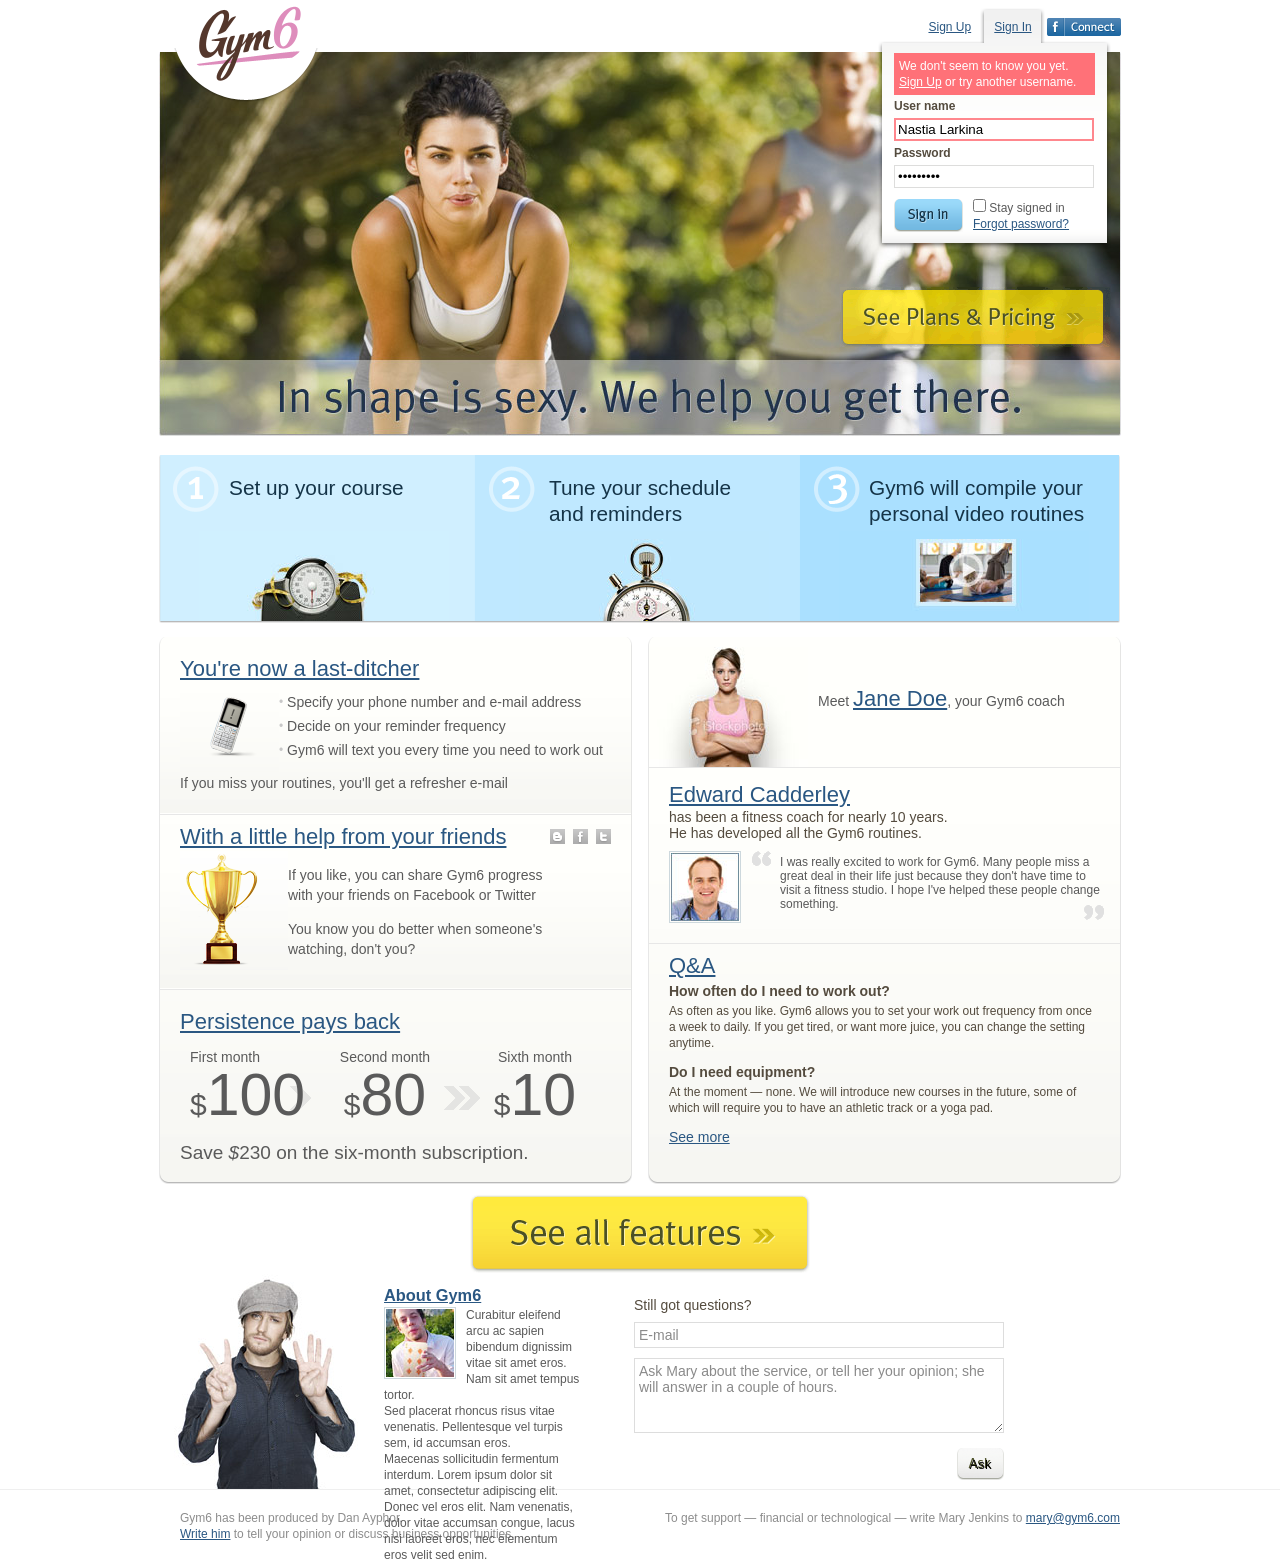
<file: web/index.html>
<!DOCTYPE html PUBLIC "-//W3C//DTD XHTML 1.1//EN" "http://www.w3.org/TR/xhtml11/DTD/xhtml11.dtd">
<html xmlns="http://www.w3.org/1999/xhtml">
	<head>
		<meta http-equiv="Content-Type" content="text/html; charset=utf-8" />
		<title>Gym6</title>
		<link rel="stylesheet" href="css/style.css" type="text/css" />
	</head>	
	<body>
		<div id="page">
        	<div class="sign_popup">
                	<p class="error">We don't seem to know you yet. <br /><a href="#">Sign Up</a> or try another username.</p>
                    <strong>User name</strong>
                    <input type="text" class="text error_text" value="Nastia Larkina" />
                    <strong>Password</strong>
                    <input type="password" class="text" value="*********" />
                        <div class="bottom_sign_popup">
                        	<input type="submit" value="" class="sign_in" />
                            <div class="memory">
                            	<label><input type="checkbox" /> Stay signed in</label><br />
                                <a href="#">Forgot password?</a>
                            </div>
                        </div>
                </div>
                
			<h1 class="logo_new">GUM6<a href="#"></a></h1>
			<div class="sign"><a href="#">Sign Up</a>|<a href="#">Sign In</a> <div class="fb"><img src="img/temp/fb.png" /></div></div>
			<div class="index">
				<a href="#"></a>
			</div>
			
			<ul class="steps">
				<li><strong>Set up your course</strong><img src="img/temp/s1.jpg" /></li>
				<li><strong>Tune your schedule<br />and reminders</strong><img src="img/temp/s2.jpg" /></li>
				<li><strong>Gym6 will compile your<br />personal video routines</strong><img src="img/temp/s3.jpg" /></li>
			</ul>
			
			<div class="texts"><div class="wrap">
				<div class="column_right">
					<div class="block c4">
						<img src="img/temp/gb.jpg" /> <span>Meet <a href="#">Jane Doe</a>, your Gym6 coach</span>
					</div>
					<div class="block c5">
						<a href="#" class="title">Edward Cadderley</a>
						<p>has been a fitness coach for nearly 10 years. <br />He has developed all the Gym6 routines.</p>
						<img src="img/temp/mb.jpg" class="img" />
						<cite>I was really excited to work for Gym6. Many people miss a great deal in their life just because they don't have time to visit a fitness studio. 
						I hope I've helped these people change something.</cite>
					</div>
					<div class="block c6">
						<a href="#" class="title">Q&amp;A</a>
						<dl>
							<dt>How often do I need to work out?</dt>
							<dd>As often as you like. Gym6 allows you to set your work out frequency from once a week to daily. If you get tired, or want more juice, you can change the setting anytime.</dd>
							<dt>Do I need equipment?</dt>
							<dd>At the moment — none. We will introduce new courses in the future, some of which will require you to have an athletic track or a yoga pad.</dd>
						</dl>
						<a href="#">See more</a>
					</div>
				</div>
				<div class="column_left">
					<div class="block c1">
						<a href="#" class="title">You're now a last-ditcher</a><br />
						<img src="img/temp/mb.png" />
						<ul>
							<li><span>•</span> Specify your phone number and e-mail address</li>
							<li><span>•</span> Decide on your reminder frequency</li>
							<li><span>•</span> Gym6 will text you every time you need to work out</li>
						</ul>
						<p>If you miss your routines, you'll get a refresher e-mail</p>
					</div>
					<div class="block c2">
						<a href="#" class="sc"><img src="img/sc1.png" /></a><a href="#" class="sc"><img src="img/sc2.png" /></a><a href="#" class="sc"><img src="img/sc3.png" /></a>
						<a href="#" class="title">With a little help from your friends</a>	
						<img src="img/temp/cb.png" style="float:left;" />
						<p>If you like, you can share Gym6 progress<br />with your friends on Facebook or Twitter </p>
						<p>You know you do better when someone's<br />watching, don't you?</p>
					</div>
					<div class="block c3">
						<a href="#" class="title">Persistence pays back</a>
						<ul>
							<li class="p1"><span>First month</span><strong><em>$</em>100</strong></li>
							<li class="p2"><span>Second month</span><strong><em>$</em>80</strong></li>
							<li class="p3"><span>Sixth month</span><strong><em>$</em>10</strong></li>
						</ul>
						<p>Save <em>$</em>230 on the six-month subscription.</p>
						
					</div>
				</div>
			</div></div>
			<a href="#" class="big_button"></a>
			
			<div class="about">
				<h3><a href="#">About Gym6</a></h3>
				<img src="img/temp/db.jpg" class="img" />
				<p>Curabitur eleifend arcu ac sapien bibendum dignissim vitae sit amet eros. Nam sit amet tempus tortor. </p>
				<p>Sed placerat rhoncus risus vitae venenatis. Pellentesque vel turpis sem, id accumsan eros. </p>
				<p>Maecenas sollicitudin fermentum interdum. Lorem ipsum dolor sit amet, consectetur adipiscing elit.</p>
				<p>Donec vel eros elit. Nam venenatis, dolor vitae accumsan congue, lacus nisi laoreet eros, nec elementum eros velit sed enim. </p>
			</div>
			<div class="form">
				<h3>Still got questions?</h3>
				<input type="text" class="text" value="E-mail" style="color:#8a8a8a;" />
				<textarea style="color:#8a8a8a;">Ask Mary about the service, or tell her your opinion; she will answer in a couple of hours.</textarea>
				<input type="submit" class="submit" value="Ask" />
			</div>
		</div>
		<div id="footer"><div>
			<p>To get support — financial or technological — write Mary Jenkins to <a href="#">mary@gym6.com</a></p>
			Gym6 has been produced by Dan Ayphor. <br /><a href="#">Write him</a> to tell your opinion or discuss business opportunities. 
		</div></div>
		
		
	</body>
</html>
</file>
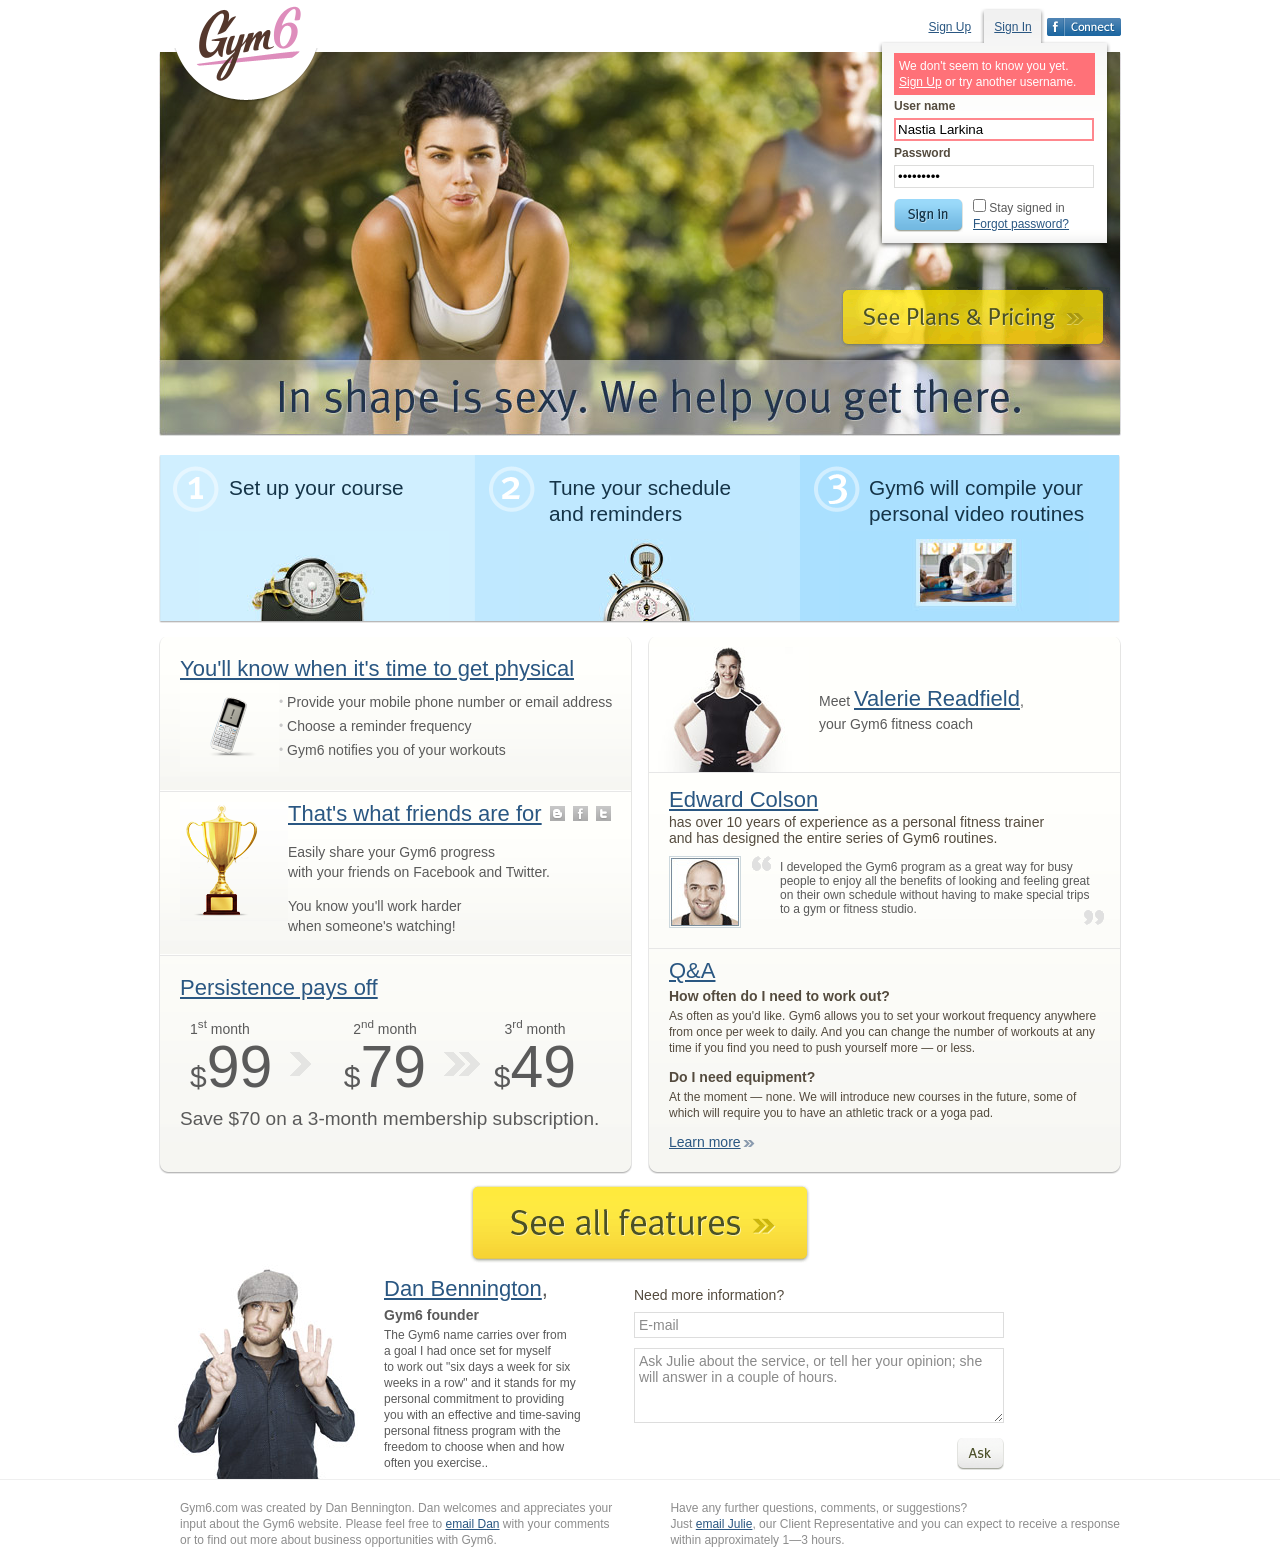
<file: data/layout/index.html>
<!DOCTYPE html PUBLIC "-//W3C//DTD XHTML 1.1//EN" "http://www.w3.org/TR/xhtml11/DTD/xhtml11.dtd">
<html xmlns="http://www.w3.org/1999/xhtml">
	<head>
		<meta http-equiv="Content-Type" content="text/html; charset=utf-8" />
		<title>Gym6</title>
		<link rel="stylesheet" href="css/style.css" type="text/css" />
	</head>	
	<body>
		<div id="page">
        	<div class="sign_popup">
                	<p class="error">We don't seem to know you yet. <br /><a href="#">Sign Up</a> or try another username.</p>
                    <strong>User name</strong>
                    <input type="text" class="text error_text" value="Nastia Larkina" />
                    <strong>Password</strong>
                    <input type="password" class="text" value="*********" />
                        <div class="bottom_sign_popup">
                        	<input type="submit" value="" class="sign_in" />
                            <div class="memory">
                            	<label><input type="checkbox" /> Stay signed in</label><br />
                                <a href="#">Forgot password?</a>
                            </div>
                        </div>
                </div>
                
			<h1 class="logo_new">GUM6<a href="#"></a></h1>
			<div class="sign"><a href="#">Sign Up</a>|<a href="#">Sign In</a> <div class="fb"><img src="img/temp/fb.png" /></div></div>
			<div class="index">
				<a href="#"></a>
			</div>
			
			<ul class="steps">
				<li><strong>Set up your course</strong><img src="img/temp/s1.jpg" /></li>
				<li><strong>Tune your schedule<br />and reminders</strong><img src="img/temp/s2.jpg" /></li>
				<li><strong>Gym6 will compile your<br />personal video routines</strong><img src="img/temp/s3.jpg" /></li>
			</ul>
			
			<div class="texts"><div class="wrap">
				<div class="column_right">
					<div class="block c4">
						<img src="img/Valerie_Readfield.jpg" /> <span>Meet <a href="#">Valerie Readfield</a>,<br />your Gym6 fitness coach</span>
					</div>
					<div class="block c5">
						<a href="#" class="title">Edward Colson</a>
						<p>has over 10 years of experience as a personal fitness trainer <br />and has designed the entire series of Gym6 routines.</p>
						<img src="img/Edward_Colson.jpg" class="img" />
						<cite>I developed the Gym6 program as a great way for busy people to enjoy all the benefits of looking and feeling great on their own schedule without having to make special trips to a gym or fitness studio.</cite>
					</div>
					<div class="block c6">
						<a href="#" class="title">Q&amp;A</a>
						<dl>
							<dt>How often do I need to work out?</dt>
							<dd>As often as you'd like. Gym6 allows you to set your workout frequency anywhere from once per week to daily. And you can change the number of workouts at any time if you find you need to push yourself more — or less.</dd>
							<dt>Do I need equipment?</dt>
							<dd>At the moment — none. We will introduce new courses in the future, some of which will require you to have an athletic track or a yoga pad.</dd>
						</dl>
						<a href="#" class="more">Learn more</a>
					</div>
				</div>
				<div class="column_left">
					<div class="block c1">
						<a href="#" class="title">You'll know when it's time to get physical</a><br />
						<img src="img/temp/mb.png" />
						<ul>
							<li><span>•</span> Provide your mobile phone number or email address</li>
							<li><span>•</span> Choose a reminder frequency</li>
							<li><span>•</span> Gym6 notifies you of your workouts</li>
 						</ul>
					</div>
					<div class="block c2">
						<a href="#" class="sc"><img src="img/sc1.png" /></a><a href="#" class="sc"><img src="img/sc2.png" /></a><a href="#" class="sc"><img src="img/sc3.png" /></a>
						<a href="#" class="title">That's what friends are for</a>	
						<img src="img/temp/cb.png" style="float:left;" /> 
						<p>Easily share your Gym6 progress<br />with your friends on Facebook and Twitter. </p>
						<p>You know you'll work harder <br />when someone's watching!</p>
					</div>
					<div class="block c3">
						<a href="#" class="title">Persistence pays off</a>
						<ul>
							<li class="p1"><span>1<sup>st</sup> month</span><strong><em>$</em>99</strong></li>
							<li class="p2"><span>2<sup>nd</sup> month</span><strong><em>$</em>79</strong></li>
							<li class="p3"><span>3<sup>rd</sup> month</span><strong><em>$</em>49</strong></li>
						</ul>
						<p>Save $70 on a 3-month membership subscription.</p>
						
					</div>
				</div>
			</div></div>
			<a href="#" class="big_button"></a>
			
			<div class="about">
				<h2><a href="#">Dan Bennington</a>,</h2>
				<strong>Gym6 founder</strong>
				<p>The Gym6 name carries over from <br />a goal I had once set for myself <br />to work out "six days a week for six weeks in a row" and it stands for my personal 
                commitment to providing you with an effective and time-saving personal fitness program with the freedom to choose when and how often you exercise.. </p>
			</div>
			<div class="form">
				<h3>Need more information?</h3>
				<input type="text" class="text" value="E-mail" style="color:#8a8a8a;" />
				<textarea style="color:#8a8a8a;">Ask Julie about the service, or tell her your opinion; she will answer in a couple of hours.</textarea>
				<input type="submit" class="submit" value="" />
			</div>
		</div>
		<div id="footer"><div>
			<p>Have any further questions, comments, or suggestions? <br /> Just <a href="#">email Julie</a>, our Client Representative and you can expect to receive a response<br /> within approximately 1—3 hours. </p>
			Gym6.com was created by Dan Bennington. Dan welcomes and appreciates your<br /> input about the Gym6 website. Please feel free to <a href="#">email Dan</a> with your comments<br /> or to find out more about business opportunities with Gym6.
		</div></div>
		
		
	</body>
</html>
</file>
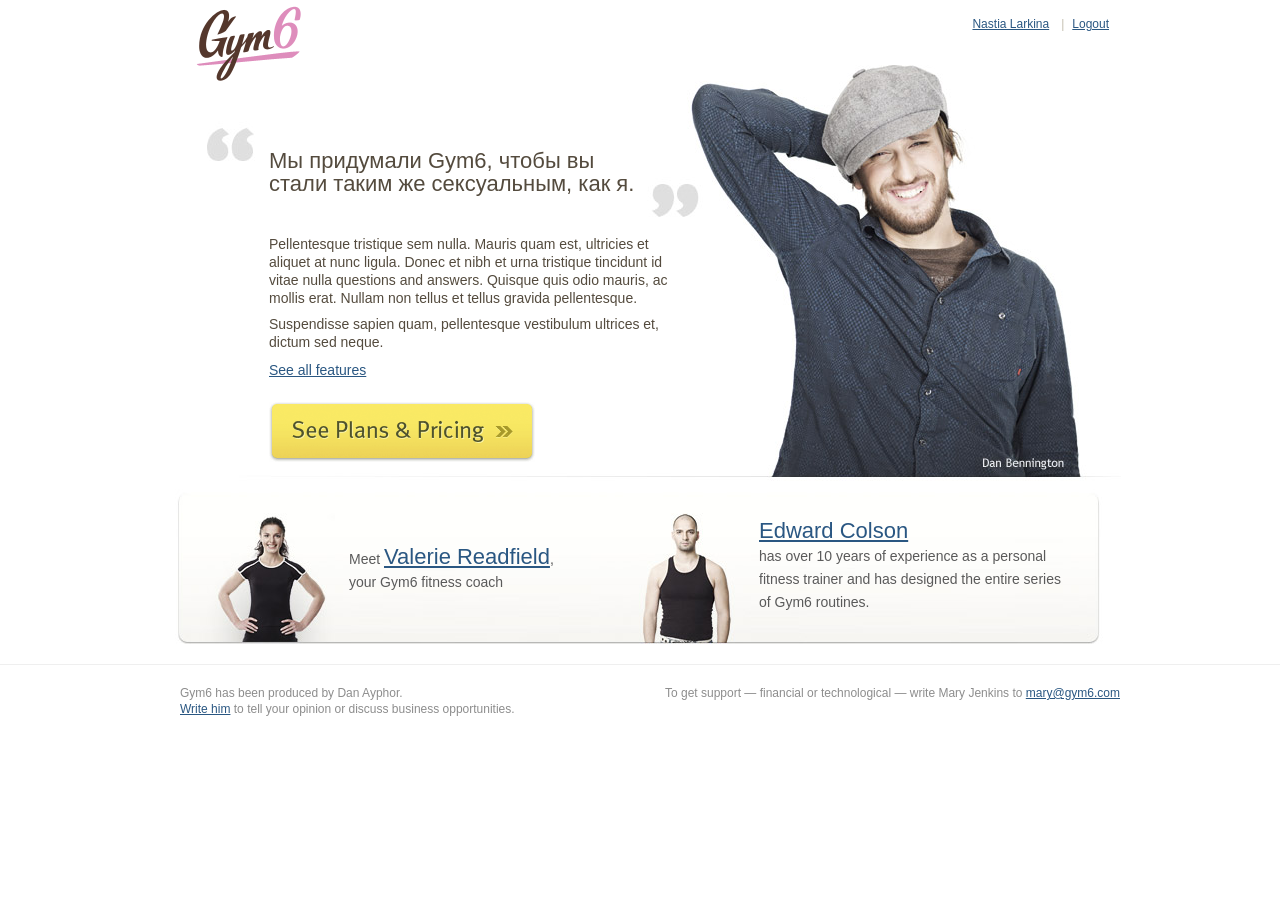
<file: data/layout/about.html>
<!DOCTYPE html PUBLIC "-//W3C//DTD XHTML 1.1//EN" "http://www.w3.org/TR/xhtml11/DTD/xhtml11.dtd">
<html xmlns="http://www.w3.org/1999/xhtml">
	<head>
		<meta http-equiv="Content-Type" content="text/html; charset=utf-8" />
		<title>Gym6</title>
		<link rel="stylesheet" href="css/style.css" type="text/css" />
	</head>	
	<body>
    	<div id="page">
            <h1 class="logo_no_inking">GUM6<a href="#"></a></h1>
            <div class="sign"><a href="#">Nastia Larkina</a>|<a href="#">Logout</a></div>                     
            <div class="about_page">
                <cite>Мы придумали Gym6, чтобы вы стали таким же сексуальным, как я.</cite>
                <p>Pellentesque tristique sem nulla. Mauris quam est, ultricies et aliquet at nunc ligula. Donec et nibh et urna tristique tincidunt id vitae nulla questions and answers. 
                Quisque quis odio mauris, ac mollis erat. Nullam non tellus et tellus gravida pellentesque. </p>
                <p>Suspendisse sapien quam, pellentesque vestibulum ultrices et, dictum sed neque. </p>
				<a href="#" class="more">See all features</a>
                <a href="#" class="spp"></a>                  
                <div class="ap1">Meet <a href="#">Valerie Readfield</a>,<br />your Gym6 fitness coach</div>
            	<div class="ap2"><a href="#">Edward Colson</a><br />has over 10 years of experience as a personal<br /> fitness trainer and has designed the entire series<br /> of Gym6 routines.</div>           
            </div>             
        </div>              
		<div id="footer"><div>
			<p>To get support — financial or technological — write Mary Jenkins to <a href="#">mary@gym6.com</a></p>
			Gym6 has been produced by Dan Ayphor. <br /><a href="#">Write him</a> to tell your opinion or discuss business opportunities. 
		</div></div>
	</body>
</html>
</file>
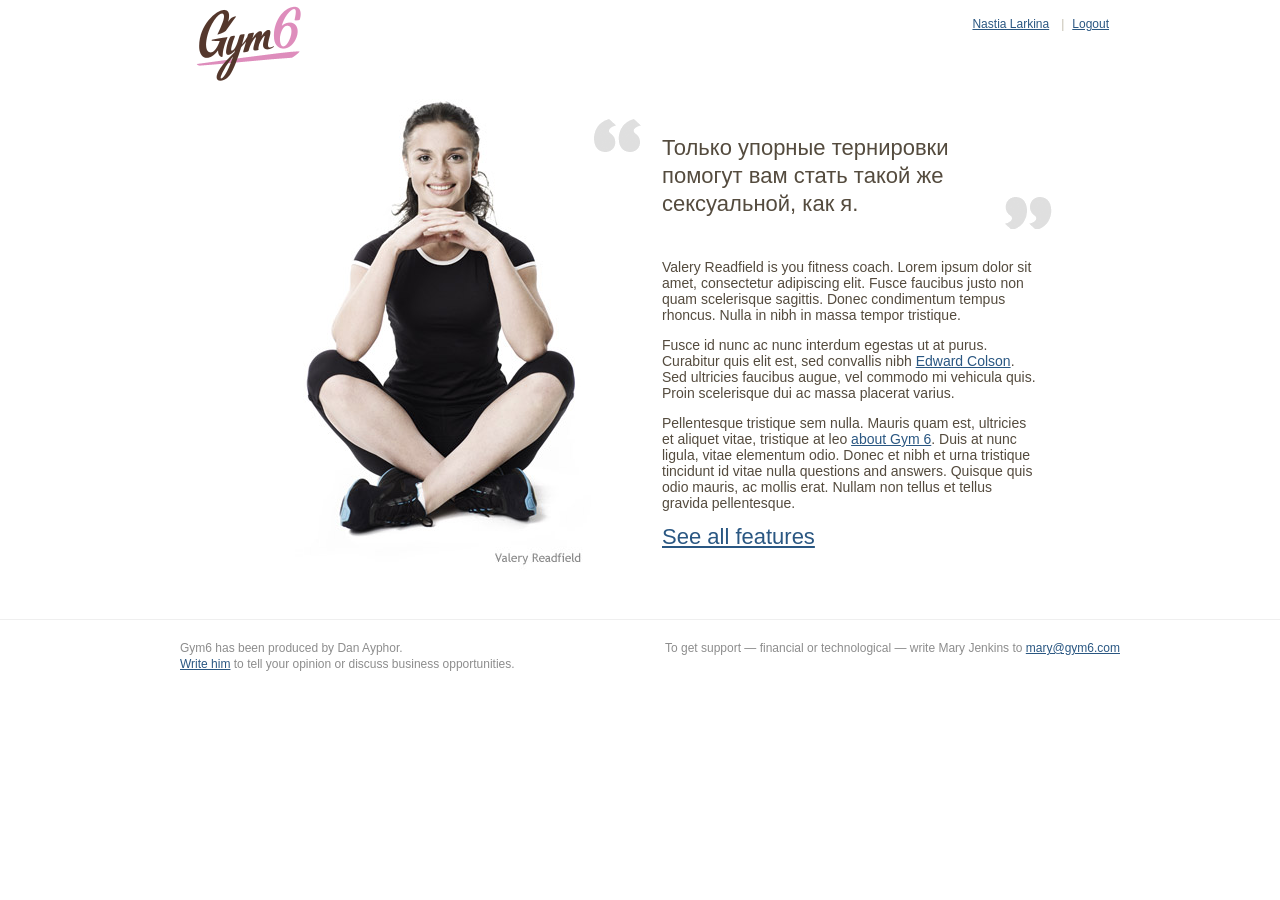
<file: data/layout/coach.html>
<!DOCTYPE html PUBLIC "-//W3C//DTD XHTML 1.1//EN" "http://www.w3.org/TR/xhtml11/DTD/xhtml11.dtd">
<html xmlns="http://www.w3.org/1999/xhtml">
	<head>
		<meta http-equiv="Content-Type" content="text/html; charset=utf-8" />
		<title>Gym6</title>
		<link rel="stylesheet" href="css/style.css" type="text/css" />
	</head>	
	<body>
       
		<div id="page">
            <h1 class="logo_no_inking">GUM6<a href="#"></a></h1>
            <div class="sign"><a href="#">Nastia Larkina</a>|<a href="#">Logout</a></div>

            <div class="coach_page">
            	<img src="img/Valerie_Readfield_page.jpg" />
                <div>
                <cite>Только упорные тернировки<br /> помогут вам стать такой же<br /> сексуальной, как я.</cite>
                <p>Valery Readfield is you fitness coach. Lorem ipsum dolor sit amet, consectetur adipiscing elit. Fusce faucibus justo non quam scelerisque sagittis. Donec condimentum tempus rhoncus. Nulla in nibh in massa tempor tristique. </p>
                <p>Fusce id nunc ac nunc interdum egestas ut at purus. Curabitur quis elit est, sed convallis nibh <a href="#">Edward Colson</a>. Sed ultricies faucibus augue, vel commodo mi vehicula quis. Proin scelerisque dui ac massa placerat varius. </p>
                <p>Pellentesque tristique sem nulla. Mauris quam est, ultricies et aliquet vitae, tristique at leo <a href="#">about Gym 6</a>.
                Duis at nunc ligula, vitae elementum odio. Donec et nibh et urna tristique tincidunt id vitae nulla questions and answers. Quisque quis odio mauris, ac mollis erat. Nullam non tellus et tellus gravida pellentesque.</p>       
                <a href="#" class="see_all">See all features</a> 
                </div>
            </div>
        </div>    
            
		<div id="footer"><div>
			<p>To get support — financial or technological — write Mary Jenkins to <a href="#">mary@gym6.com</a></p>
			Gym6 has been produced by Dan Ayphor. <br /><a href="#">Write him</a> to tell your opinion or discuss business opportunities. 
		</div></div>
		
		
	</body>
</html>
</file>
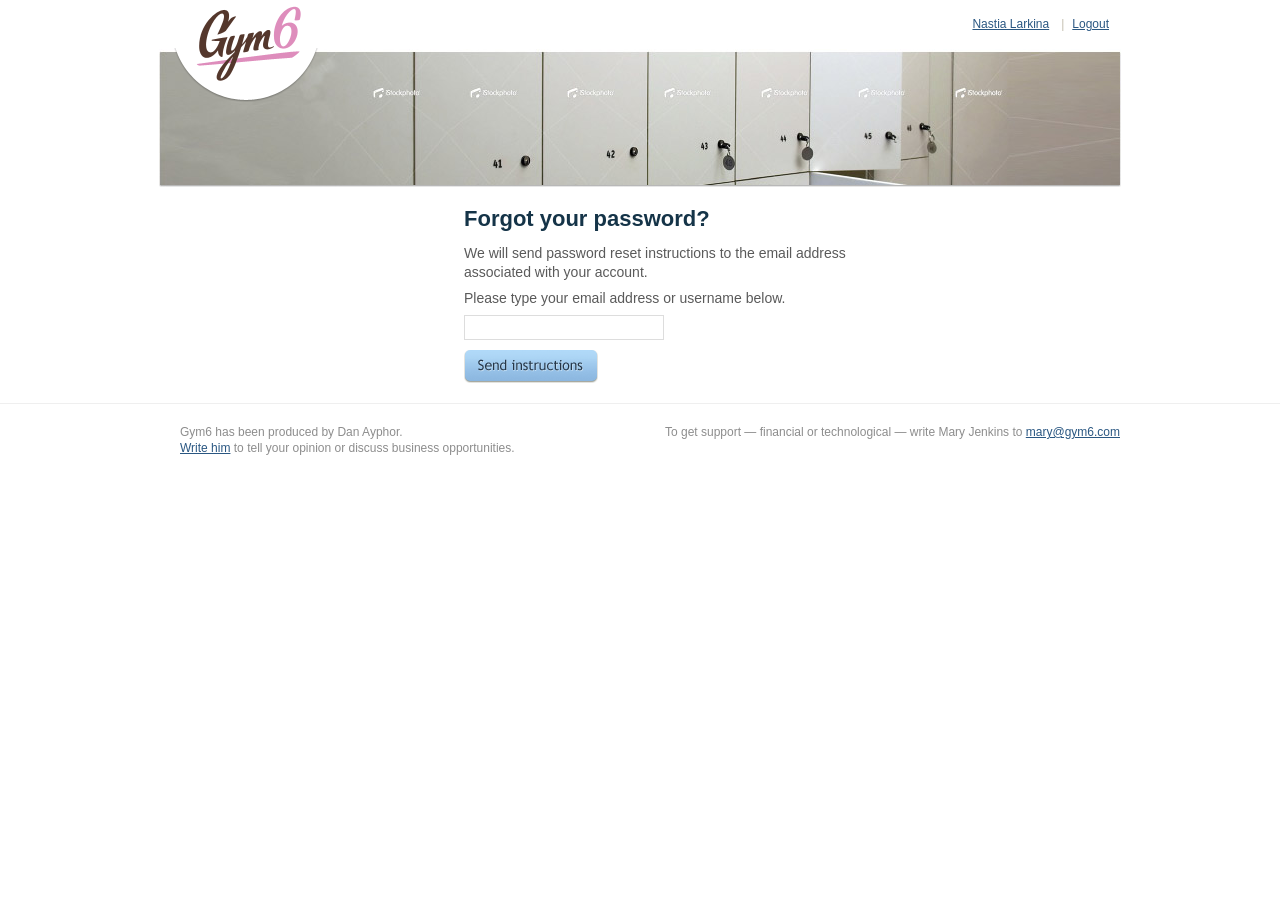
<file: data/layout/forgot.html>
<!DOCTYPE html PUBLIC "-//W3C//DTD XHTML 1.1//EN" "http://www.w3.org/TR/xhtml11/DTD/xhtml11.dtd">
<html xmlns="http://www.w3.org/1999/xhtml">
	<head>
		<meta http-equiv="Content-Type" content="text/html; charset=utf-8" />
		<title>Gym6</title>
		<link rel="stylesheet" href="css/style.css" type="text/css" />
	</head>	
	<body>
        
		<div id="page">
            <h1 class="logo_new">GUM6<a href="#"></a></h1>
            <div class="sign"><a href="#">Nastia Larkina</a>|<a href="#">Logout</a></div>
            <img src="img/temp/a4.jpg" />
            <div class="forgot">
            	<h2>Forgot your password?</h2>
                <p>We will send password reset instructions to the email address associated with your account.</p>
                <p>Please type your email address or username below.</p>
                <input type="text" />
                <input type="submit" class="send" value="" />
            </div>
        </div>    
            
		<div id="footer"><div>
			<p>To get support — financial or technological — write Mary Jenkins to <a href="#">mary@gym6.com</a></p>
			Gym6 has been produced by Dan Ayphor. <br /><a href="#">Write him</a> to tell your opinion or discuss business opportunities. 
		</div></div>
		
		
	</body>
</html>
</file>
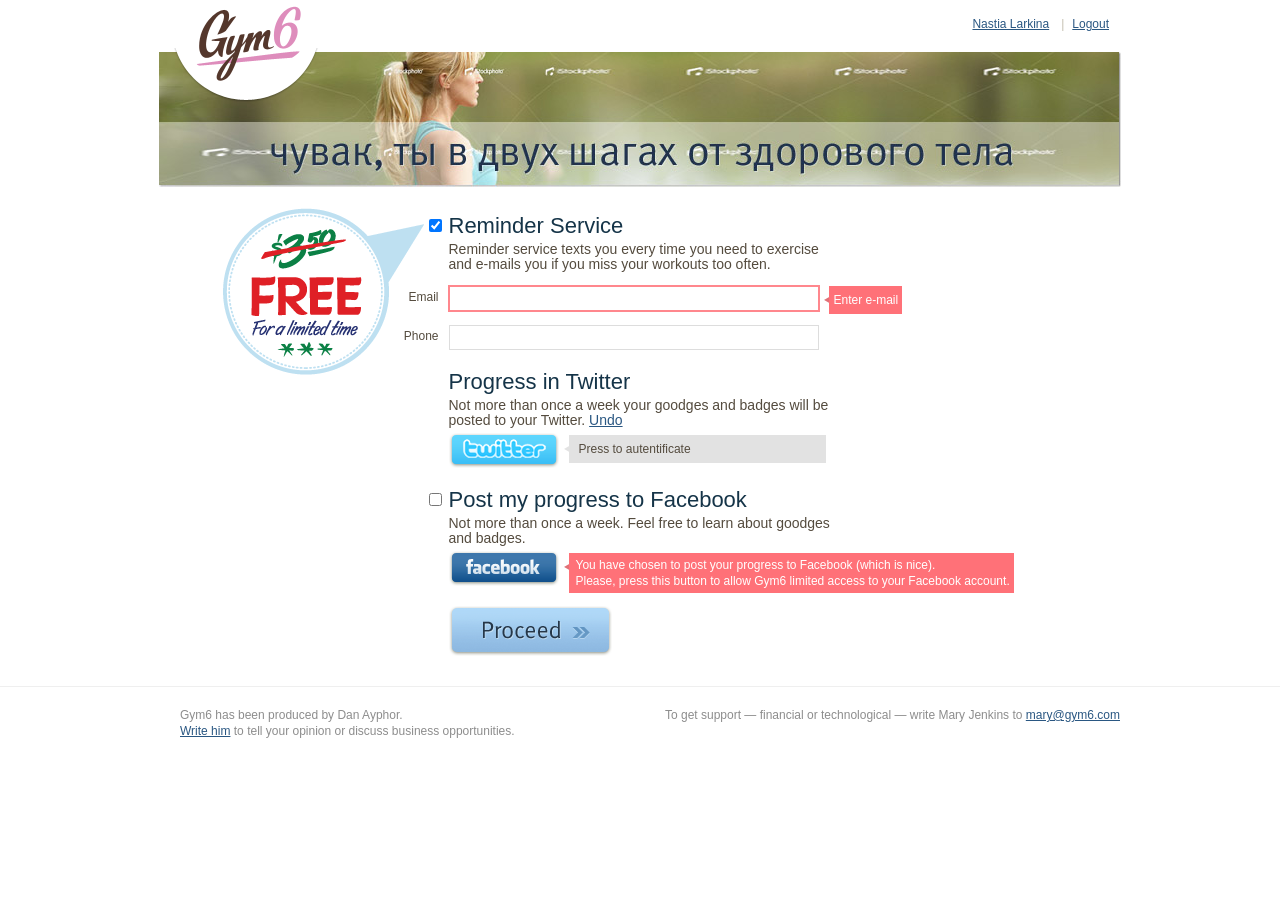
<file: data/layout/registration_1.html>
<!DOCTYPE html PUBLIC "-//W3C//DTD XHTML 1.1//EN" "http://www.w3.org/TR/xhtml11/DTD/xhtml11.dtd">
<html xmlns="http://www.w3.org/1999/xhtml">
	<head>
		<meta http-equiv="Content-Type" content="text/html; charset=utf-8" />
		<title>Gym6</title>
		<link rel="stylesheet" href="css/style.css" type="text/css" />
	</head>	
	<body>
		<div id="page">
        <h1 class="logo_new">GUM6<a href="#"></a></h1>
        <div class="sign"><a href="#">Nastia Larkina</a>|<a href="#">Logout</a></div>
        <img src="img/temp/a.jpg" style="padding-top:3px;" />
        	<div class="reg1">
            	<img src="img/free!.png" />
                <dl>
                    <dt><label><input type="checkbox" checked="checked" /> Reminder Service</label></dt>
                    <dd>
                        <p>Reminder service texts you every time you need to exercise and e-mails you if you miss your workouts too often.</p>
                        <label><span>Email</span><input type="text" class="error" /><span class="error">Enter e-mail</span></label>
                        <label><span>Phone</span><input type="text" /></label>
                    </dd>
                    <dt>Progress in Twitter</dt>
                    <dd>
                        <p>Not more than once a week your goodges and badges will be posted to your Twitter. <a href="#">Undo</a></a>
                        
                        <a href="#" class="twitter">
                        	<span>Press to autentificate</span>
						</a>
                    </dd>
                    <dt><label><input type="checkbox" />Post my progress to Facebook</label></dt>
                    <dd>
                        <p>Not more than once a week. Feel free to learn about goodges and badges.</p>
                        <a href="#" class="facebook">
                        	<span class="error">You have chosen to post your progress to Facebook (which is nice). <br />
							Please, press this button to allow Gym6 limited access to your Facebook account.</span>
						</a>
                    </dd>
                </dl>
                <a href="#" class="next_step"></a>         
        	</div>
        </div>	
            
            
		<div id="footer"><div>
			<p>To get support — financial or technological — write Mary Jenkins to <a href="#">mary@gym6.com</a></p>
			Gym6 has been produced by Dan Ayphor. <br /><a href="#">Write him</a> to tell your opinion or discuss business opportunities. 
		</div></div>
		
		
	</body>
</html>
</file>
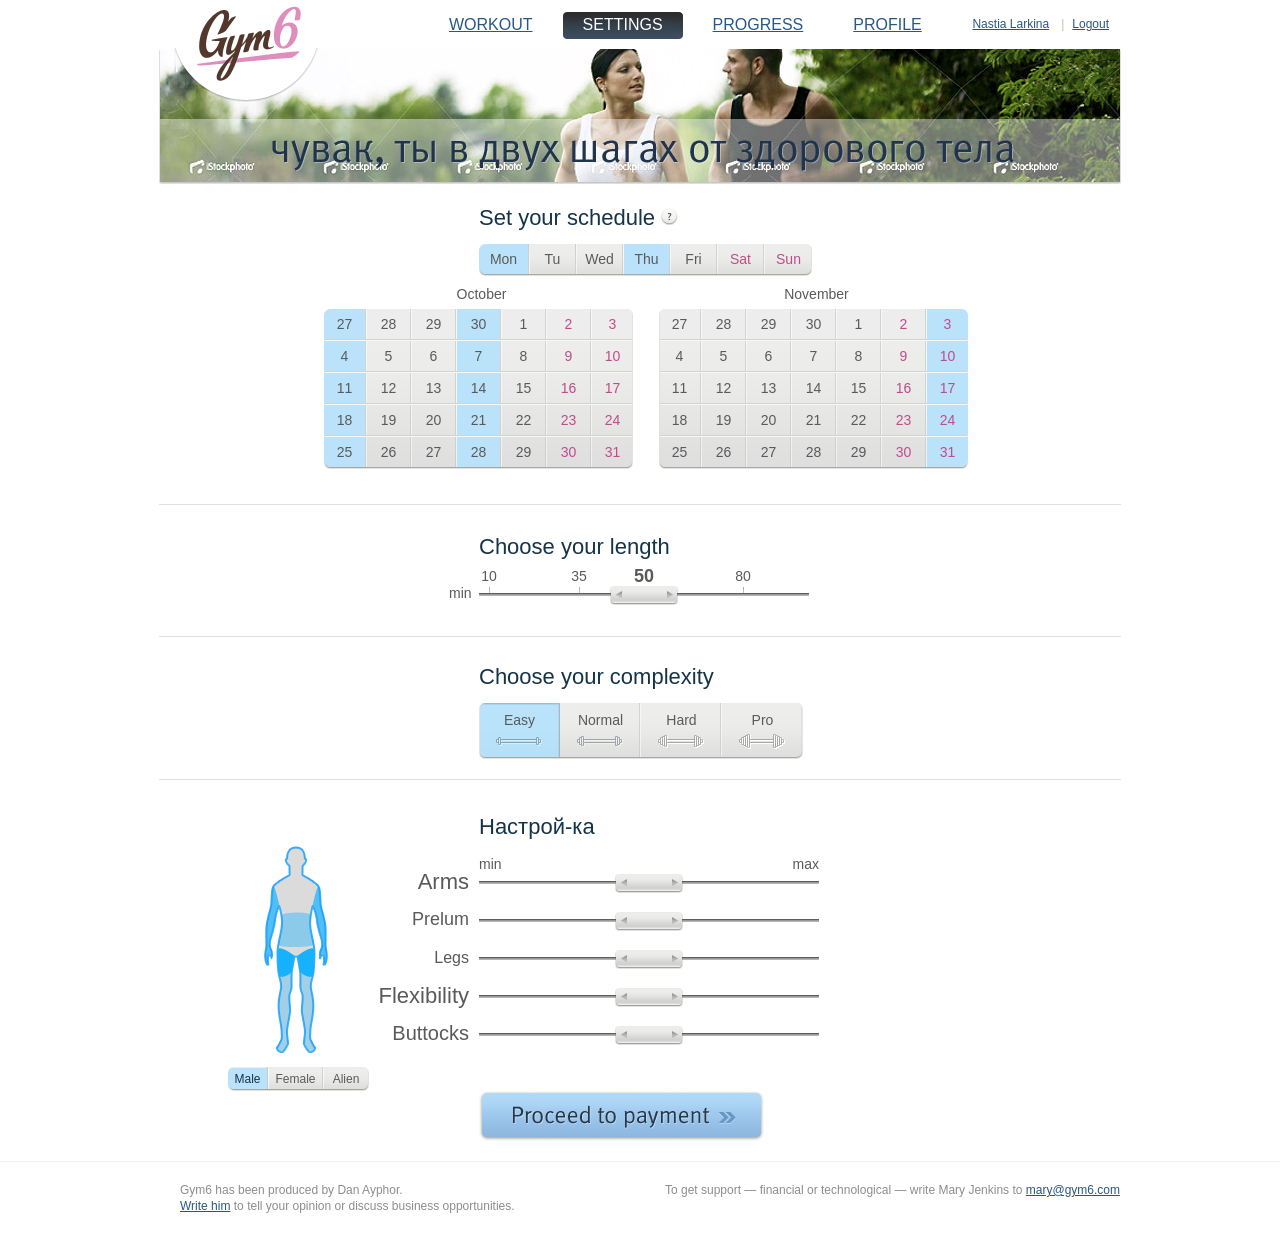
<file: data/layout/registration_2.html>
<!DOCTYPE html PUBLIC "-//W3C//DTD XHTML 1.1//EN" "http://www.w3.org/TR/xhtml11/DTD/xhtml11.dtd">
<html xmlns="http://www.w3.org/1999/xhtml">
	<head>
		<meta http-equiv="Content-Type" content="text/html; charset=utf-8" />
		<title>Gym6</title>
		<link rel="stylesheet" href="css/style.css" type="text/css" />
        <script type="text/javascript" src="js/jquery-1.4.2.min.js"></script>
		<script type="text/javascript" src="js/jquery-ui-1.8.5.custom.min.js"></script>
		<script type="text/javascript">
			$(function(){
				$('.slider').slider({value:50});
				$(".switch_gender a").click(function () {$(this).addClass('active').siblings().removeClass('active'); $(".figure").removeClass('men women alien').addClass($(this).attr('switch')); return false});	
			});
		</script>
	</head>	
	<body>
        
        
        
		<div id="page">
        <h1 class="logo_new">GUM6<a href="#"></a></h1>
        <div class="sign"><a href="#">Nastia Larkina</a>|<a href="#">Logout</a></div>
       	<ul class="menu">
        	<li><a href="#">Workout</a></li>
            <li class="sub"><a href="#">Settings</a><ul><li><a href="#">Simple</a></li><li><a href="#" style="text-decoration:none;">Advanced</a></li></ul></li>
            <li><a href="#">Progress</a></li>
            <li><a href="#">Profile</a></li>
        </ul>
        <img src="img/temp/a2.jpg" />
        
        	<div class="reg2">
            <div class="reg_date">
            	<h2>Set your schedule 
                    <a href="#" class="q"><span>
                         Тут будет пояснение о том, как работает календарь.
                         Lorem ipsum dolor sit amet, consectetur adipiscing elit. Proin sed dui quis sem commodo accumsan. Integer sed risus nibh. Maecenas quis ipsum eu ligula posuere volutpat non et est. Praesent laoreet libero sed odio blandit convallis. Proin ut dolor a velit volutpat pretium.
                         <i></i>
                    </span></a>
                </h2>
                <div class="days"><a href="#" class="first select">Mon</a><a href="#">Tu</a><a href="#">Wed</a><a href="#" class="select">Thu</a><a href="#">Fri</a><a href="#" class="pink">Sat</a><a href="#" class="last pink">Sun</a></div>
               
                <div class="weeks">          
                    <div class="month">
                        <h3>October</h3>
                        <div class="first select"><a href="#">27</a><a href="#">4</a><a href="#">11</a><a href="#">18</a><a href="#">25</a></div>
                        <div><a href="#">28</a><a href="#">5</a><a href="#">12</a><a href="#">19</a><a href="#">26</a></div>
                        <div><a href="#">29</a><a href="#">6</a><a href="#">13</a><a href="#">20</a><a href="#">27</a></div>
                        <div class="select"><a href="#">30</a><a href="#">7</a><a href="#">14</a><a href="#">21</a><a href="#">28</a></div>
                        <div><a href="#">1</a><a href="#">8</a><a href="#">15</a><a href="#">22</a><a href="#">29</a></div>
                        <div class="pink"><a href="#">2</a><a href="#">9</a><a href="#">16</a><a href="#">23</a><a href="#">30</a></div>
                        <div class="pink last"><a href="#">3</a><a href="#">10</a><a href="#">17</a><a href="#">24</a><a href="#">31</a></div>
                    </div>           
                     <div class="month">
                        <h3>November</h3>
                        <div class="first"><a href="#">27</a><a href="#">4</a><a href="#">11</a><a href="#">18</a><a href="#">25</a></div>
                        <div><a href="#">28</a><a href="#">5</a><a href="#">12</a><a href="#">19</a><a href="#">26</a></div>
                        <div><a href="#">29</a><a href="#">6</a><a href="#">13</a><a href="#">20</a><a href="#">27</a></div>
                        <div><a href="#">30</a><a href="#">7</a><a href="#">14</a><a href="#">21</a><a href="#">28</a></div>
                        <div><a href="#">1</a><a href="#">8</a><a href="#">15</a><a href="#">22</a><a href="#">29</a></div>
                        <div class="pink"><a href="#">2</a><a href="#">9</a><a href="#">16</a><a href="#">23</a><a href="#">30</a></div>
                        <div class="pink last select"><a href="#">3</a><a href="#">10</a><a href="#">17</a><a href="#">24</a><a href="#">31</a></div>
                    </div>
                </div>
             </div>

             <div class="reg_length">
                <h2>Choose your length</h2>
                <div style="position:relative; padding:20px 0; width:330px;">
                <span style="position:absolute; top:9px; left:-30px;">min</span>
                <span class="raz" style="left:10px;">10</span>
                <span class="raz" style="left:100px;">35</span>
                <span class="raz big" style="left:50%;">50</span>
                <span class="raz" style="left:80%">80</span>
                	<div class="slider"></div>
                </div>
            </div>


                <div class="reg_complexity">
                	<h2>Choose your complexity</h2>
                	<div><a href="#" class="c1_select">Easy</a><a href="#" class="c2">Normal</a><a href="#" class="c3">Hard</a><a href="#" class="c4">Pro</a></div>
                </div>
                
                <div class="reg_setting">
                    <div class="men figure">
                        <i class="s1" style="opacity:0.4;"></i>
                        <i class="s2" style="opacity:0.7;"></i>
                        <i class="s3" style="opacity:0.3;"></i>
                        <i class="s4" style="opacity:0.8;"></i>
                        <i class="s5" style="opacity:1;"></i>
                    </div>
                	<h2>Настрой-ка</h2>
                    <div style="width:340px; padding-bottom:5px;"><span style="float:right">max</span>min</div>
                    <div class="slider"><span style="font-size:22px;">Arms</span></div>
                    <div class="slider"><span style="font-size:18px;">Prelum</span></div>
                    <div class="slider"><span style="font-size:16px;">Legs</span></div>
                    <div class="slider"><span style="font-size:22px;">Flexibility</span></div>
                    <div class="slider"><span style="font-size:20px;">Buttocks</span></div> 
                    <div class="switch_gender"><a href="#" class="sg1 active" switch="men">Male</a><a href="#" class="sg2" switch="women">Female</a><a href="#" class="sg3" switch="alien">Alien</a></div>
                </div>
                
                <a href="#" class="sip"></a>
                
        	</div>
        </div>	
            
            
		<div id="footer"><div>
			<p>To get support — financial or technological — write Mary Jenkins to <a href="#">mary@gym6.com</a></p>
			Gym6 has been produced by Dan Ayphor. <br /><a href="#">Write him</a> to tell your opinion or discuss business opportunities. 
		</div></div>
		
		
	</body>
</html>
</file>
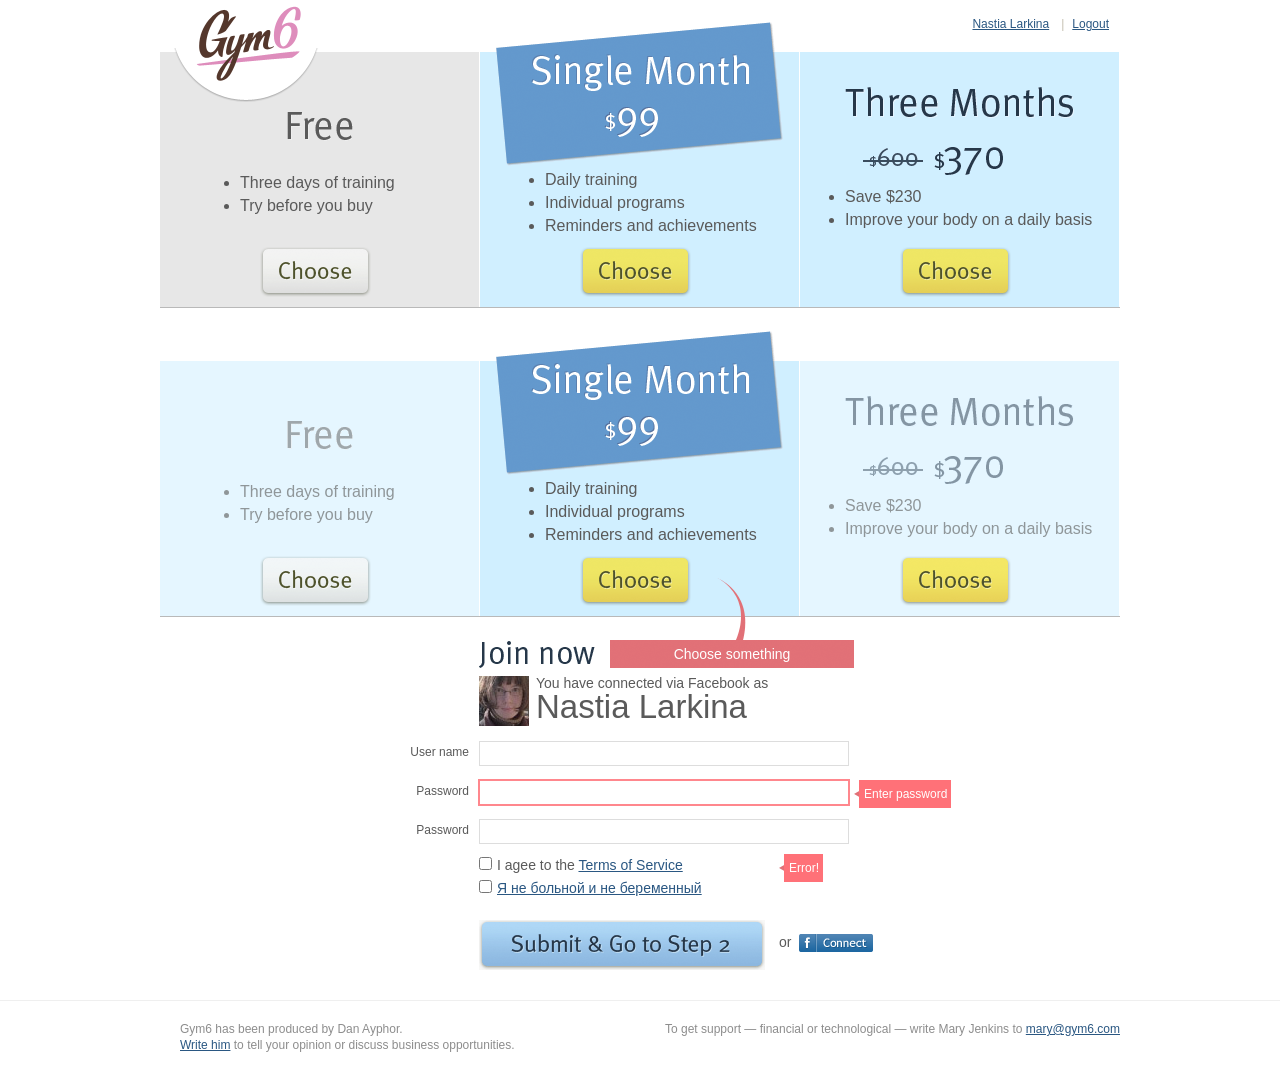
<file: data/layout/registration_3.html>
<!DOCTYPE html PUBLIC "-//W3C//DTD XHTML 1.1//EN" "http://www.w3.org/TR/xhtml11/DTD/xhtml11.dtd">
<html xmlns="http://www.w3.org/1999/xhtml">
	<head>
		<meta http-equiv="Content-Type" content="text/html; charset=utf-8" />
		<title>Gym6</title>
		<link rel="stylesheet" href="css/style.css" type="text/css" />
	</head>	
	<body>
		<div id="page">
        <h1 class="logo_new">GUM6<a href="#"></a></h1>
        <div class="sign"><a href="#">Nastia Larkina</a>|<a href="#">Logout</a></div>

     
        	<div class="tarifs">
            	<div class="tarif1">
                	<h2>free</h2>
                	<ul>
                    	<li>Three days of training</li>
                    	<li>Try before you buy</li>
					</ul>
                    <a href="#">Chooise</a>
                </div>
            	<div class="tarif2">
                	<h2>Single Month</h2>
                	<ul>
                    	<li>Daily training</li>
                    	<li>Individual programs</li>
                        <li>Reminders and achievements</li>
					</ul>
                    <a href="#">Chooise</a>
                </div>
                <div class="tarif3">
                	<h2>Three Months</h2>
                	<ul>
                    	<li>Save $230</li>
                    	<li>Improve your body on a daily basis</li>
					</ul>
                     <a href="#">Chooise</a>
                </div>
            </div>
            
            <div class="tarifs" style="margin-top:50px;"> <!-- 50px что бы не налезало, стереть -->
            	<div class="tarif1 deactive">
                	<h2>free</h2>
                	<ul>
                    	<li>Three days of training</li>
                    	<li>Try before you buy</li>
					</ul>
                    <a href="#">Chooise</a>
                </div>
            	<div class="tarif2 active">
                	<h2>Single Month</h2>
                	<ul>
                    	<li>Daily training</li>
                    	<li>Individual programs</li>
                        <li>Reminders and achievements</li>
					</ul>
                    <a href="#">Chooise</a>
                </div>
                <div class="tarif3 deactive">
                	<h2>Three Months</h2>
                	<ul>
                    	<li>Save $230</li>
                    	<li>Improve your body on a daily basis</li>
					</ul>
                     <a href="#">Chooise</a>
                </div>
                <div class="error">Choose something</div>
            </div>

        	<div class="reg3">
            	<h2 class="join_now">Join now</h2>
                <div class="login"><img src="img/temp/av.jpg" /> You have connected via Facebook as <h2>Nastia Larkina</h2></div>
                <div class="no_login">
                    <label><span>User name</span><input type="text" /></label>
                    <label><span>Password</span><input type="password" class="error" /><span class="error">Enter password</span></label>
                	<label><span>Password</span><input type="password" /></label>
                    <div class="or">or <div class="fb"><img src="img/temp/fb.png" /></div></div> 
                </div>
                <label class="checkbox"><input type="checkbox" />I agee to the <a href="#">Terms of Service</a><span class="error">Error!</span></label>
                <label class="checkbox"><input type="checkbox" /><a href="#">Я не больной и не беременный</a></label>
				<a href="#" class="next_step"></a>    
        	</div>
        </div>	
            
            
		<div id="footer"><div>
			<p>To get support — financial or technological — write Mary Jenkins to <a href="#">mary@gym6.com</a></p>
			Gym6 has been produced by Dan Ayphor. <br /><a href="#">Write him</a> to tell your opinion or discuss business opportunities. 
		</div></div>
		
		
	</body>
</html>
</file>
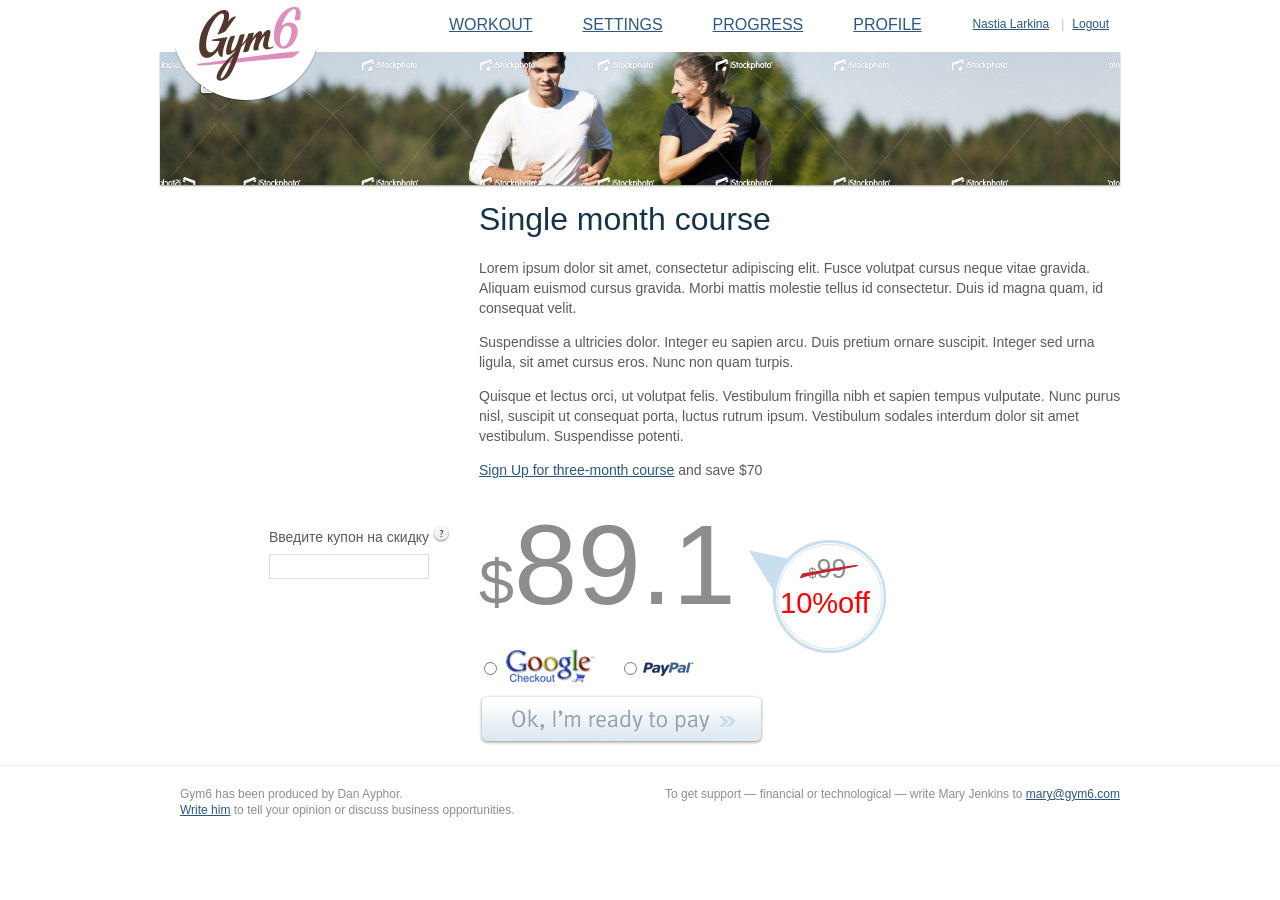
<file: data/layout/registration_4.html>
<!DOCTYPE html PUBLIC "-//W3C//DTD XHTML 1.1//EN" "http://www.w3.org/TR/xhtml11/DTD/xhtml11.dtd">
<html xmlns="http://www.w3.org/1999/xhtml">
	<head>
		<meta http-equiv="Content-Type" content="text/html; charset=utf-8" />
		<title>Gym6</title>
		<link rel="stylesheet" href="css/style.css" type="text/css" />
	</head>	
	<body>
        
        
		<div id="page">
            <h1 class="logo_new">GUM6<a href="#"></a></h1>
            <div class="sign"><a href="#">Nastia Larkina</a>|<a href="#">Logout</a></div>
            <ul class="menu">
                <li><a href="#">Workout</a></li>
                <li><a href="#">Settings</a></li>
                <li><a href="#">Progress</a></li>
                <li><a href="#">Profile</a></li>
            </ul>
            <img src="img/temp/a3.jpg" />


            <div class="reg4">
                <h1>Single month course</h1>
                <p>Lorem ipsum dolor sit amet, consectetur adipiscing elit. Fusce volutpat cursus neque vitae gravida. Aliquam euismod cursus gravida. Morbi mattis molestie tellus id consectetur. Duis id magna quam, id consequat velit. </p>
                <p>Suspendisse a ultricies dolor. Integer eu sapien arcu. Duis pretium ornare suscipit. Integer sed urna ligula, sit amet cursus eros. Nunc non quam turpis. </p>
                <p>Quisque et lectus orci, ut volutpat felis. Vestibulum fringilla nibh et sapien tempus vulputate. Nunc purus nisl, suscipit ut consequat porta, luctus rutrum ipsum. Vestibulum sodales interdum dolor sit amet vestibulum. Suspendisse potenti. </p>
                <p><a href="#">Sign Up for three-month course</a> and save $70</p>
                
                
                <div class="pay">
                    <div class="cupon">
                        <h4>Введите купон на скидку <a href="#" class="q"><span>Тут, видимо, будет<br /> пояснение о том,<br /> как работает купон.<i></i></span></a></h4>
                        <input type="text" />
                    </div>
                    <div class="price">
                        <div class="current"><span>$</span>89.1</div>
                        <div class="discount">
                            <div class="old"><span>$</span>99 <i></i></div>
                            <strong class="saving">10%off</strong>
                        </div>
                    </div> 
                </div>
                <div class="method_of_payment">
                    <label class="google" style="clear:both"><input type="radio" /></label>
                    <label class="paypal"><input type="radio" /></label>
                </div>
                <a href="#" class="ready"></a>
            </div>	
        </div>    
            
		<div id="footer"><div>
			<p>To get support — financial or technological — write Mary Jenkins to <a href="#">mary@gym6.com</a></p>
			Gym6 has been produced by Dan Ayphor. <br /><a href="#">Write him</a> to tell your opinion or discuss business opportunities. 
		</div></div>
		
		
	</body>
</html>
</file>
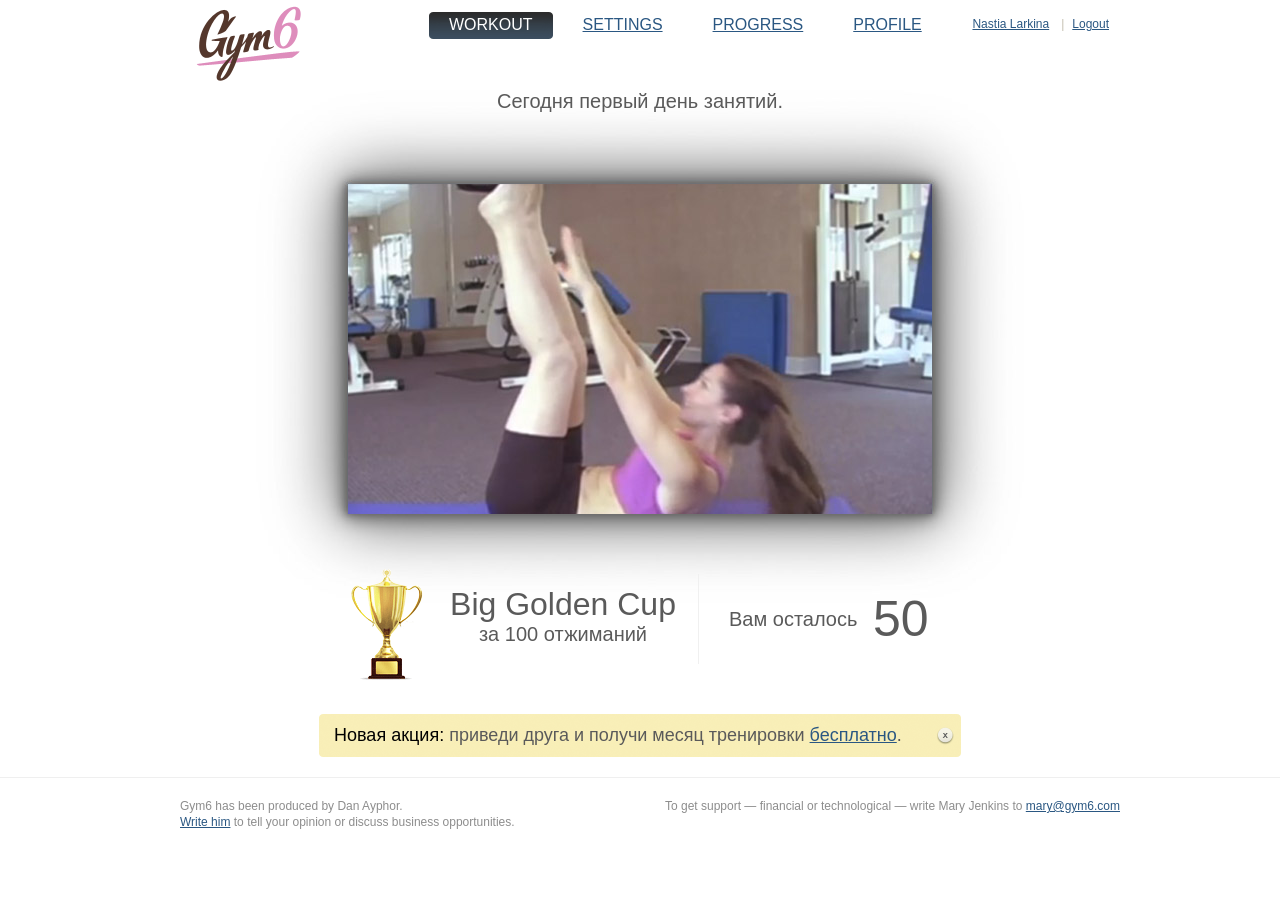
<file: data/layout/work.html>
<!DOCTYPE html PUBLIC "-//W3C//DTD XHTML 1.1//EN" "http://www.w3.org/TR/xhtml11/DTD/xhtml11.dtd">
<html xmlns="http://www.w3.org/1999/xhtml">
	<head>
		<meta http-equiv="Content-Type" content="text/html; charset=utf-8" />
		<title>Gym6</title>
		<link rel="stylesheet" href="css/style.css" type="text/css" />
	</head>	
	<body>
       
		<div id="page">
            <h1 class="logo_no_inking">GUM6<a href="#"></a></h1>
            <div class="sign"><a href="#">Nastia Larkina</a>|<a href="#">Logout</a></div>
            <ul class="menu">
                <li class="sub"><a href="#">Workout</a></li>
                <li><a href="#">Settings</a></li>
                <li><a href="#">Progress</a></li>
                <li><a href="#">Profile</a></li>
            </ul>
            
            <div class="work_page">
            	<h2 class="title">Сегодня первый день занятий.</h2>
                <div class="inside_flash">
                	<!--<div class="no_flash">To view animations, please <a href="#">install Adobe Flash Player</a></div> -->
                    <img src="img/temp/pleer.jpg" /> 
                </div>
                <div class="description">
                	<img src="img/temp/cup.png" /> 
                    <div class="target"><strong>Big Golden Cup</strong> за 100 отжиманий</div>
                    <div class="remainder">Вам осталось <strong>50</strong></div>
                </div>
                <div class="sell_friend"><strong>Новая акция:</strong> приведи друга и получи месяц тренировки <a href="#">бесплатно</a>. <a href="#" class="close"></a></div>
            </div>
        </div>    
            
		<div id="footer"><div>
			<p>To get support — financial or technological — write Mary Jenkins to <a href="#">mary@gym6.com</a></p>
			Gym6 has been produced by Dan Ayphor. <br /><a href="#">Write him</a> to tell your opinion or discuss business opportunities. 
		</div></div>
		
		
	</body>
</html>
</file>
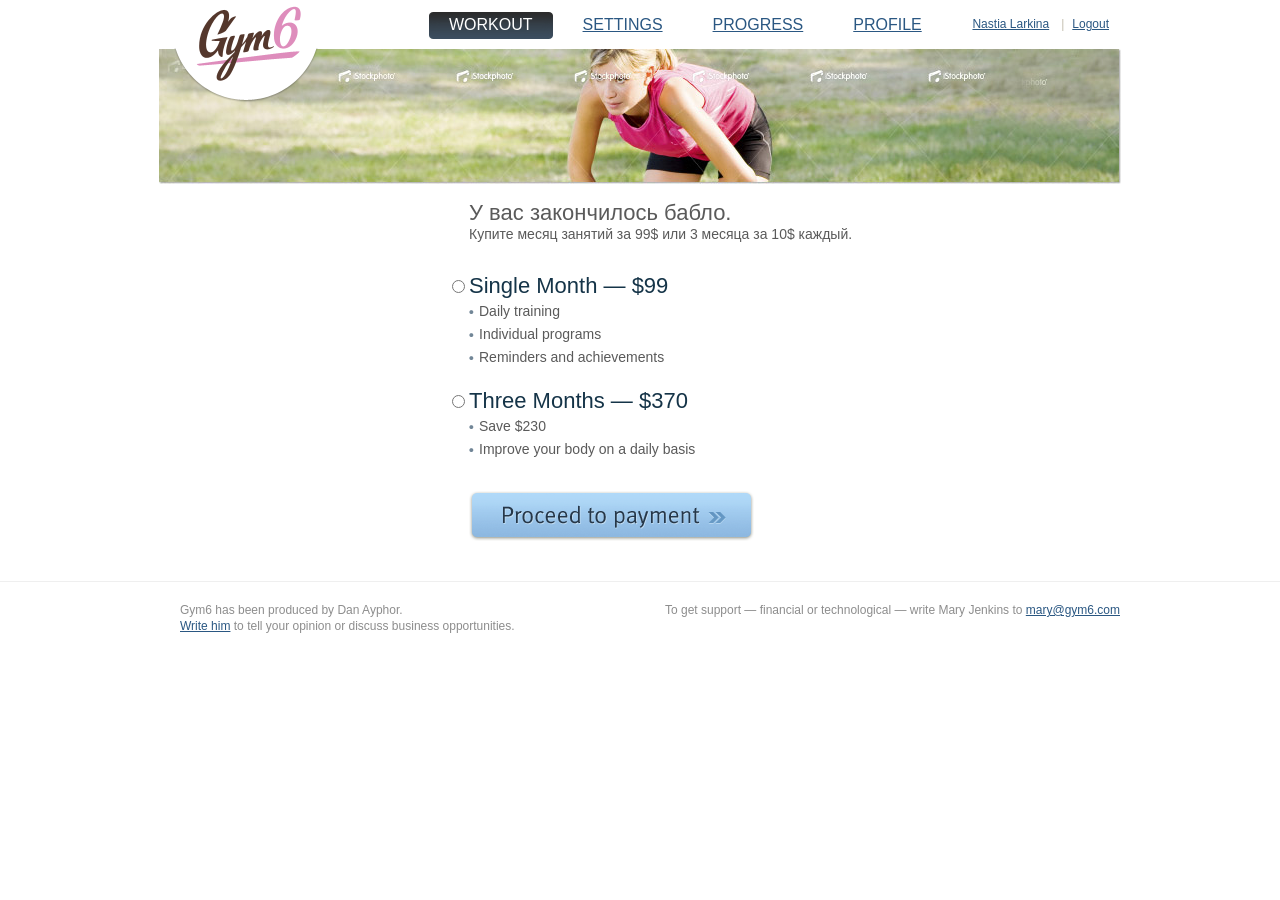
<file: data/layout/work_endmoney.html>
<!DOCTYPE html PUBLIC "-//W3C//DTD XHTML 1.1//EN" "http://www.w3.org/TR/xhtml11/DTD/xhtml11.dtd">
<html xmlns="http://www.w3.org/1999/xhtml">
	<head>
		<meta http-equiv="Content-Type" content="text/html; charset=utf-8" />
		<title>Gym6</title>
		<link rel="stylesheet" href="css/style.css" type="text/css" />
	</head>	
	<body>
       
		<div id="page">
            <h1 class="logo_new">GUM6<a href="#"></a></h1>
            <div class="sign"><a href="#">Nastia Larkina</a>|<a href="#">Logout</a></div>
            <ul class="menu">
                <li class="sub"><a href="#">Workout</a></li>
                <li><a href="#">Settings</a></li>
                <li><a href="#">Progress</a></li>
                <li><a href="#">Profile</a></li>
            </ul>
            <img src="img/temp/a6.jpg" />
            
            <div class="end_money_page">
            	<h2 class="title">У вас закончилось бабло.</h2>
                <p>Купите месяц занятий за 99$ или 3 месяца за 10$ каждый.</p>
                <label><input type="radio" />Single Month — $99</label>
                <ul>
                    <li>Daily training</li>
                    <li>Individual programs</li>
                    <li>Reminders and achievements</li>
                </ul>
                <label><input type="radio" />Three Months — $370</label>
                <ul>
                    <li>Save $230</li>
                    <li>Improve your body on a daily basis</li>
                </ul>

                <a href="#" class="sip"></a>           
            </div>
        </div>    
            
		<div id="footer"><div>
			<p>To get support — financial or technological — write Mary Jenkins to <a href="#">mary@gym6.com</a></p>
			Gym6 has been produced by Dan Ayphor. <br /><a href="#">Write him</a> to tell your opinion or discuss business opportunities. 
		</div></div>
		
		
	</body>
</html>
</file>
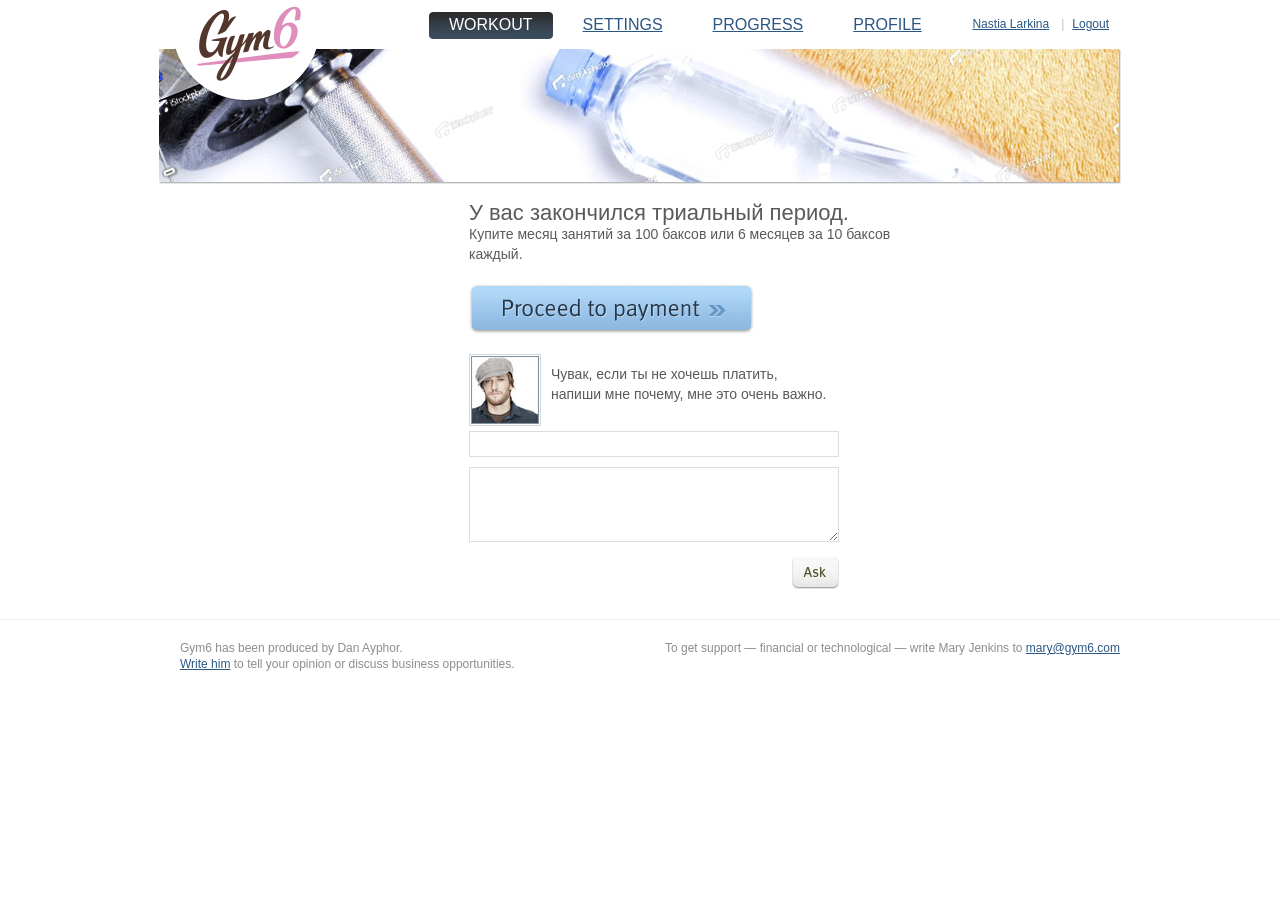
<file: data/layout/work_endtrial.html>
<!DOCTYPE html PUBLIC "-//W3C//DTD XHTML 1.1//EN" "http://www.w3.org/TR/xhtml11/DTD/xhtml11.dtd">
<html xmlns="http://www.w3.org/1999/xhtml">
	<head>
		<meta http-equiv="Content-Type" content="text/html; charset=utf-8" />
		<title>Gym6</title>
		<link rel="stylesheet" href="css/style.css" type="text/css" />
	</head>	
	<body>
       
		<div id="page">
            <h1 class="logo_new">GUM6<a href="#"></a></h1>
            <div class="sign"><a href="#">Nastia Larkina</a>|<a href="#">Logout</a></div>
            <ul class="menu">
                <li class="sub"><a href="#">Workout</a></li>
                <li><a href="#">Settings</a></li>
                <li><a href="#">Progress</a></li>
                <li><a href="#">Profile</a></li>
            </ul>
            <img src="img/temp/a5.jpg" />
            
            <div class="end_trial_page">
            	<h2 class="title">У вас закончился триальный период.</h2>
                <p>Купите месяц занятий за 100 баксов или 6 месяцев за 10 баксов<br /> каждый.</p>
                <a href="#" class="sip"></a>
                <div class="form">
                	<img src="img/responce_trial.jpg" /> <p>Чувак, если ты не хочешь платить,<br /> напиши мне почему, мне это очень важно.</p>
                    <input type="text" class="text" />
                    <textarea></textarea>
                    <input type="submit" value="" class="submit" />
                </div>               
            </div>
        </div>    
            
		<div id="footer"><div>
			<p>To get support — financial or technological — write Mary Jenkins to <a href="#">mary@gym6.com</a></p>
			Gym6 has been produced by Dan Ayphor. <br /><a href="#">Write him</a> to tell your opinion or discuss business opportunities. 
		</div></div>
		
		
	</body>
</html>
</file>
<file: web/css/style.css>
@charset "utf-8";
/* CSS Document */
* {margin:0; padding:0;}



#page {width:962px; margin:0 auto; font:14px/23px "Trebuchet MS", Arial, Helvetica, sans-serif; color:#5a5a5a; position:relative;}
a {color:#2a5782;}

.logo {float:left; width:100px; height:47px; overflow:hidden; position:relative;} 
.logo a {background:url(../img/logo.png); width:100px; height:47px; position:absolute; top:0px; left:0px;}

.sign {float:right; margin:13px 0; font-size:12px; color:#c4beb0;} .sign a {margin:0 12px 0 8px; position:relative; z-index:11;} .sign  .fb {display:inline; position:relative; top:5px;}

.sign_popup {position:absolute; background:url(../img/sign.png); width:201px; z-index:10; padding:45px 16px 0; font-size:12px; right:10px; top:8px;}
.sign_popup .error {color:#fff; background:#ff7178; padding:5px; line-height:16px; white-space:nowrap;} .sign_popup .error a {color:#fff;}
.sign_popup strong {color:#544b3e; display:block;}
.sign_popup .text {border:1px solid #dddddc; padding:3px; width:192px;}
.sign_popup .error_text {border:2px solid #ff878d; padding:2px;}
.bottom_sign_popup {position:absolute; width:201px; background:url(../img/sign2.png) bottom left; height:40px; bottom:-60px; left:0px; padding:10px 16px;}
.bottom_sign_popup .sign_in {width:69px; height:33px; background:url(../img/sign_in.png); border:none; float:left;}
.bottom_sign_popup .memory {line-height:16px; padding-left:10px; float:left;}

* html .sign_popup {background:none; filter:progid:DXImageTransform.Microsoft.AlphaImageLoader(enabled=true,sizingMethod=crop,src=img/sign.png);}
* html .bottom_sign_popup {background:none; filter:progid:DXImageTransform.Microsoft.AlphaImageLoader(enabled=true,sizingMethod=crop,src=img/sign2.png);}


.index {background:url(../img/index.jpg); height:384px; clear:both; margin-bottom:19px; position:relative;}

.index a {background:url(../img/button.png); width:250px; height:60px; line-height:58px; position:absolute; top:235px; left:681px; padding-left:20px;}
.index a:hover {background-position:center center;}
.index a:focus {background-position:bottom center; outline:none;}

.steps {background:url(../img/steps.png); height:168px; clear:both; margin-bottom:14px;}
.steps li {float:left; width:320px; position:relative; height:168px; list-style:none;}
.steps strong {color:#153448; font-family:'MetaNormalCyrLFRoman', sans-serif; font-size-adjust:0.5; font-size:22px; font-weight:normal; line-height:26px; padding:20px 0 0 70px; display:block;}
.steps img {position:absolute; bottom:2px; left:40px;}




.texts {background:url(../img/column.png); clear:both; padding-top:10px; margin-bottom:10px;}
.wrap {background:url(../img/column.png) bottom left; overflow:hidden; zoom:1;}

.texts .column_left {width:471px; float:left; padding-left:1px;}
.texts .column_right {width:471px; float:right; padding-right:1px;}
.texts .block {padding:10px 20px 20px; overflow:hidden; zoom:1;}

.texts .c1, .texts .c2 {background:url(../img/block.png) bottom left repeat-x;}
.texts .c4, .texts .c5 {border-bottom:1px solid #e7e7e7; padding-right:0px;}

.texts .c1 img {float:left;} 
.texts .c1 ul {position:relative; top:8px; left:10px;} .texts .c1 li {list-style:none; font-size:14px; line-height:23px;} .texts .c1 li span {color:#c8c8c8; font-size:12px; position:relative; top:-1px; margin-left:-10px;}
.texts .c1 p {clear:both;}

.texts .c2 .sc {float:right; margin:4px 0 0 8px;} .texts .c2 .sc img {border:none; display:block;}
.texts .c2 p {margin-top:1em; line-height:20px;}

.texts .c3 {margin-top:10px;}
.texts .c3 ul {height:85px; margin:10px -10px -10px 0; background:url(../img/price_bg.png) 110px 40px no-repeat;}
.texts .c3 li {float:left; list-style:none; width:130px; text-align:center;}
.texts .c3 li strong {display:block; font-size:59px; font-weight:normal; position:relative; top:15px;} .texts .c3 li strong em {font-style:normal; font-size:30px;}
.texts .c3 .p1 {text-align:left; padding-left:10px;} .texts .c3 .p3 {padding-left:20px}
.texts .c3 p {font-size:19px; padding-top:20px}

.texts .c4 {padding:0;} .texts .c4 img {float:left;} .texts .c4 span {float:left; padding:40px 0 0 10px;} .texts .c4 a {font-size:22px;}

.texts .c5 {padding-top:15px;}
.texts .c5 p {color:#544b3e; line-height:16px; margin-bottom:10px;}
.texts .c5 cite {background:url(../img/cite.png); width:320px; height:61px; float:left; padding:4px 5px 4px 29px; font-size:12px; line-height:14px; color:#595959; font-style:normal;}

.texts .c6 dt {font-weight:bold; color:#544b3e;} .texts .c6 dd {font-size:12px; line-height:16px; margin-bottom:10px; color:#544b3e;} .c6 .more {background:url(../img/more.gif) center right no-repeat; padding-right:14px;}



.texts .title {font-size:22px;}

.big_button {background:url(../img/big_button.png); width:302px; height:80px; margin:0 auto; display:block; padding-left:40px;}
.big_button:hover {background-position:center center;}
.big_button:focus {background-position:bottom center; outline:none;}

.about {width:200px; float:left; background:url(../img/Dan_Bennington.jpg) left bottom no-repeat; height:205px; padding:10px 0 0 210px; margin:0 30px 0 15px; display:inline;}
.about h2 {font-weight:normal; font-size:22px; line-height:30px; font-weight:normal;}
.about strong {font-size:14px;}
.about p {font-size:12px; line-height:16px;}

.img {padding:1px; border:1px solid #cdd8dd; float:left; margin-right:10px;}

.form {width:430px; padding:20px 20px 0; float:left;}
.form h3 {font-weight:normal; font-size:14px; color:#544b3e;}
.form .text {font-size:14px; padding:4px; border:1px solid #ddd; width:360px; margin:5px 0 10px;}
.form textarea {font-size:14px; padding:4px; border:1px solid #ddd; width:360px; height:65px; font-family:"Trebuchet MS", Arial, Helvetica, sans-serif;}
.form .submit {background:url(../img/submit.png); width:47px; height:32px; border:none; outline:none; display:block; margin:8px 0 0 323px;}
.form .submit:hover {background-position:center center;} .responce_trial .submit:focus {background-position:bottom right;}


#footer {font-size:12px; line-height:16px; font:12px/16px "Trebuchet MS", Arial, Helvetica, sans-serif; color:#8d8d8d; border-top:1px solid #efefef; margin-top:20px; clear:both;}
#footer div {width:940px; margin:0 auto; padding:20px 0 20px 20px;}
#footer p {float:right;}





.logo_new {position:absolute; overflow:hidden; width:145px; height:102px; text-indent:-200px; top:0px; left:15px; z-index:100;}
.logo_new a {background:url(../img/logo.png); width:145px; height:102px; position:absolute; top:0px; left:0px;}
* html .logo_new a {background:none; filter:progid:DXImageTransform.Microsoft.AlphaImageLoader(enabled=true,sizingMethod=crop,src=img/logo.png);}

.logo_no_inking {position:absolute; overflow:hidden; width:145px; height:102px; text-indent:-200px; top:0px; left:15px; z-index:100;}
.logo_no_inking a {background:url(../img/logo_no_inking.png); width:145px; height:102px; position:absolute; top:0px; left:0px;}

.reg1 {width:383px; margin:0 auto; position:relative; color:#544b3e;}
.reg1 img {position:absolute; z-index:5; left:-226px; top:14px;}
.reg1 dt {font-size:22px; color:#153448; padding:20px 0 5px;} .reg1 dt input {position:absolute; left:-20px; margin-top:5px; z-index:10;}
.reg1 dd p {font-size:14px; line-height:15px;}
.reg1 dd label {display:block; margin-top:14px;}
.reg1 dd label input {width:100%; border:1px solid #ddd; padding:4px; width:360px;}
.reg1 dd label span {position:absolute; z-index:10; left:-100px; width:90px; text-align:right; font-size:12px;}
.reg1 dd label input.error {border:2px solid #ff878d; margin:-1px;}
.reg1 dd label span.error {background:url(../img/error_pointer.png) top left no-repeat #ff7178; height:28px; padding:0 4px 0 10px; line-height:28px; color:#fff; width:auto; text-align:left; left:375px; white-space:nowrap;}
.reg1 dd a.twitter, .reg1 dd a.twitter_disabled, .reg1 dd a.facebook, .reg1 dd a.facebook_disabled {background:url(../img/ft_icon.png); width:110px; height:35px; margin-top:5px; display:block; text-decoration:none;}
.reg1 dd a.twitter {background-position:0 0;}
.reg1 dd a.twitter_disabled {background-position:0 -35px;}
.reg1 dd a.facebook {background-position:0 -70px;}
.reg1 dd a.facebook_disabled {background-position:0 -105px;}
.reg1 dd a span {position:absolute; background:url(../img/pta.png); width:247px; padding-left:15px; height:28px; line-height:28px; font-size:12px; left:115px; color:#544b3e; margin-top:2px;}
.reg1 dd a span.error {position:absolute; background:url(../img/error_pointer.png) top left no-repeat #ff7178; padding:4px 4px 4px 12px; line-height:16px; font-size:12px; left:115px; color:#544b3e; margin-top:2px; width:auto; height:auto; color:#fff; white-space:nowrap;}
.reg1 .next_step {background:url(../img/step1.png); width:163px; height:50px; display:block; margin:20px 0 30px;}

.reg2 h2 {font-size:22px; font-weight:normal; color:#153448; padding:15px 0;}

.reg_date, .reg_length, .reg_complexity, .reg_setting {padding-left:320px; border-bottom:1px solid #e0e0e0; overflow:hidden; padding-bottom:20px; clear:both; zoom:1;}
.reg_date {padding-bottom:35px;}
.reg_length h2 {padding-top:30px;}
.reg_complexity h2 {padding-top:28px;}
.reg_setting {border-bottom:none; padding-top:20px; position:relative;}


.reg_date .q {background:url(../img/reg_q.png); width:17px; height:17px; line-height:7px; font-size:7px; display:inline-block; position:relative; text-decoration:none;}
.reg_date .pink a, .reg_date a.pink {color:#be4c8a !important;}

.reg_date .days {background:url(../img/day.png) no-repeat; height:32px; width:335px;}
.reg_date .days a {width:45px; margin-left:2px; float:left; line-height:30px; text-align:center; text-decoration:none; color:#5a5a5a;}	
.reg_date .days a:hover {background:url(../img/day_select.png) top left repeat-x;}
.reg_date .days a.first {width:49px; margin:0px}
.reg_date .days a.last {width:47px;}
.reg_date .days a.first:hover, .reg_date .days a.first_select, .reg_date .days a.last:hover, .reg_date .days a.last_select {height:32px; background:url(../img/day_select_corner.png);}
.reg_date .days a.last:hover, .reg_date .days a.last_select {height:32px; background:url(../img/day_select_corner.png) top right;} 

.reg_date .weeks {clear:both; margin-left:-155px;}

.reg_date .month {width:315px; float:left; margin-right:20px; background:url(../img/mounth.png) left bottom no-repeat;}
.reg_date .month .first, .reg_date .month .last {width:41px;}
.reg_date .month h3 {font-size:14px; font-weight:normal; text-align:center; line-height:20px; padding:8px 0 5px}
.reg_date .month div {width:43px; float:left; margin-right:2px;}
.reg_date .month a {line-height:30px; margin-bottom:2px; text-align:center; color:#5a5a5a; display:block; text-decoration:none;}	
.reg_date .month a:hover, .reg_date .days a:hover {background:url(../img/day_select.png);}
.reg_date .month a.select, .reg_date .select a, .reg_date a.select {background:#bae3fb;}
.reg_date .days a.select, .reg_date .days a.first.select, .reg_date .days a.last.select {background:#bae3fb;}

.reg_date .first.select {-moz-border-radius:7px 0 0 7px; -webkit-border-radius:7px 0 0 7px; border-radius:7px 0 0 7px} 
.reg_date .last.select {-moz-border-radius:0 7px 7px 0; -webkit-border-radius:0 7px 7px 0; border-radius:0 7px 7px 0}

.month .first a:first-child {-moz-border-radius:7px 0 0 0; -webkit-border-radius:7px 0 0 0; border-radius:7px 0 0 0}
.month .first a:last-child {-moz-border-radius:0 0 0 7px; -webkit-border-radius:0 0 0 7px; border-radius:0 0 0 7px}
.month .last a:first-child {-moz-border-radius:0 7px 0 0; -webkit-border-radius:0 7px 0 0; border-radius:0 7px 0 0}
.month .last a:last-child {-moz-border-radius:0 0 7px 0; -webkit-border-radius:0 0 7px 0; border-radius:0 0 7px 0}

.reg_complexity div {background:url(../img/complexity.png) top left no-repeat; height:56px;}
.reg_complexity div a {float:left; height:56px; text-align:center; line-height:35px; width:81px; text-decoration:none; color:#5a5a5a;}
.reg_complexity a.select, .reg_complexity a:hover {background:url(../img/complexity.png);}
.reg_complexity a.c1:hover {background-position:0 -56px;}
.reg_complexity a.c2:hover {background-position:-81px -56px;}
.reg_complexity a.c3:hover {background-position:-162px -56px;}
.reg_complexity a.c4:hover {background-position:-243px -56px;}
.reg_complexity a.c1.select {background-position:0 -112px;}
.reg_complexity a.c2.select {background-position:-81px -112px;}
.reg_complexity a.c3.select {background-position:-162px -112px;}
.reg_complexity a.c4.select {background-position:-243px -112px;}
/*.reg_complexity a.c1_select {background:url(../img/complexity.png) 0 -112px;}
.reg_complexity a.c2_select {background:url(../img/complexity.png) -81px -112px;}
.reg_complexity a.c3_select {background:url(../img/complexity.png) -162px -112px;}
.reg_complexity a.c4_select {background:url(../img/complexity.png) -243px -112px;}
*/
.reg_setting .slider {width:340px; margin:0 0 35px;}
.reg_setting .slider span {position:absolute; width:100px; text-align:right; left:-110px; top:-12px; font-size:16px;}
.reg_setting .men {width:64px; height:208px; background:url(../img/men.png); position:absolute; top:65px; left:105px;}
	.men i {position:absolute; background:url(../img/men.png);}
	 .reg_setting .s1 {top:66px; left:13px; background-position: -100px 0; width:40px; height:40px;}
	 .reg_setting .s2 {top:40px; left:0px; background-position: -100px -50px; width:65px; height:80px;}
	 .reg_setting .s3 {top:99px; left:-1px; background-position: -100px -140px; width:55px; height:110px;}
	 .reg_setting .s4 {top:0px; left:-2px; background-position: -180px -40px; width:66px; height:208px;}
	 .reg_setting .s5 {top:102px; left:12px; background-position: -200px 0; width:40px; height:30px;}


	.reg_setting .women {width:64px; height:208px; background:url(../img/women.png); position:absolute; top:65px; left:105px;}
	 .women i {position:absolute; background:url(../img/women.png);}
	 .reg_setting .women .s1 {top:55px; left:13px; background-position: -100px 0; width:40px; height:40px;}
	 .reg_setting .women .s2 {top:40px; left:0px; background-position: -100px -50px; width:65px; height:80px;}
	 .reg_setting .women .s3 {top:95px; left:-1px; background-position: -100px -140px; width:55px; height:115px;}
	 .reg_setting .women .s4 {top:0px; left:-2px; background-position: -180px -47px; width:66px; height:208px;}
	 .reg_setting .women .s5 {top:98px; left:11px; background-position: -200px 0; width:40px; height:45px;}


	.reg_setting .alien {width:168px; height:215px; background:url(../img/alien.png); position:absolute; top:65px; left:50px;}
	 .alien i {position:absolute; background:url(../img/alien.png);}
	 .reg_setting .alien .s1 {top:92px; left:54px; background-position: -236px 0; width:70px; height:40px;}
	 .reg_setting .alien .s2 {top:61px; left:-1px; background-position: -188px -60px; width:180px; height:55px;}
	 .reg_setting .alien .s3 {top:154px; left:27px; background-position:-220px -141px; width:125px; height:65px;}
	 .reg_setting .alien .s4 {top:-1px; left:-1px; background-position: -361px -55px; width:170px; height:220px;}
	 .reg_setting .alien .s5 {top:127px; left:38px; background-position: -388px -8px; width:100px; height:35px;}



.sip {background:url(../img/sip.png); width:285px; height:50px; display:block; margin-left:320px}
.sip:hover {background-position:center center;}
.sip:focus {background-position:bottom left;}

.reg_length .raz {background:url(../img/raz.png) center bottom no-repeat; position:absolute; top:-8px; padding-bottom:5px; width:50px; margin-left:-25px; text-align:center;}
.reg_length .big {font-size:18px; font-weight:bold;}



				
			.tarifs {clear:both; padding-top:3px; border-bottom:1px solid #b9b9b9; height:255px; width:960px; margin:0 auto; position:relative;}
.tarifs div {width:319px; height:255px; float:left; margin-right:1px; background:#d0efff; position:relative;}
.tarifs div a {background:url(../img/choose.png) top right; position:absolute; left:100px; bottom:10px; overflow:hidden; text-indent:-500px; width:111px; height:50px; outline:none;} 
.tarifs div a:hover {background-position:center right;} .tarifs div a:focus {background-position:bottom right;}
.tarifs .tarif1 {background:#e7e7e7;} .tarifs .tarif1 h2 {background:url(../img/free.png); width:66px; height:29px; overflow:hidden; text-indent:-500px; margin:60px auto 30px;} .tarifs .tarif1 ul {padding-left:80px; font-size:16px; line-height:23px;}
.tarifs div.tarif1 a {background-position:top left;} .tarifs div.tarif1 a:hover {background-position:center left;} .tarifs div.tarif1 a:focus {background-position:bottom left;}
.tarifs .tarif2 h2 {background:url(../img/Single_Months.png); width:302px; height:146px; overflow:hidden; text-indent:-500px; margin:-30px auto 0; position:relative;} .tarifs .tarif2 ul {padding-left:65px; font-size:16px; line-height:23px;}
.tarifs .tarif3 h2 {background:url(../img/Three_Months.png); width:229px; height:88px; overflow:hidden; text-indent:-500px; margin:35px auto 10px;} .tarifs .tarif3 ul {padding-left:45px; font-size:16px; line-height:23px;}

.tarifs div.deactive {background:#e5f6ff; color:#8f9699;} .tarifs div.deactive h2 {opacity:0.5;}
.tarifs .error {background:url(../img/choose_something.png); width:244px; padding-top:65px; height:25px; position:absolute; text-align:center; color:#fff; top:220px; left:450px;}
			
.reg3 {clear:both; padding:20px 0 0 320px;}
.reg3 .join_now {background:url(../img/join_now.png); width:120px; height:35px; overflow:hidden; text-indent:-500px;}

.reg3 .login img {float:left; margin:4px 7px 15px 0;}
.reg3 .login h2 {font-size:33px; font-weight:normal;}

.reg3 .no_login {position:relative; clear:both; padding-bottom:10px; zoom:1;}
.reg3 .no_login label {display:block; margin-top:14px;}
.reg3 .no_login label input {border:1px solid #ddd; padding:4px; width:360px;}
.reg3 .no_login label span {position:absolute; z-index:10; left:-100px; width:90px; text-align:right; font-size:12px;}
.reg3 .no_login label input.error {border:2px solid #ff878d; margin:-1px;}
.reg3 .no_login span.error {background:url(../img/error_pointer.png) top left no-repeat #ff7178; height:28px; padding:0 4px 0 10px; line-height:28px; color:#fff; width:auto; text-align:left; left:375px;}
.reg3 .no_login .or {position:absolute; bottom:-100px; left:300px;}  .reg3 .no_login .or .fb {position:absolute; top:3px; left:20px;}

.reg3 .checkbox {display:block; clear:both;} .reg3 .checkbox input {margin-right:5px;}
.reg3 .checkbox span.error {background:url(../img/error_pointer.png) top left no-repeat #ff7178; height:28px; padding:0 4px 0 10px; line-height:28px; color:#fff; width:auto; text-align:left; position:absolute; font-size:12px; left:620px;}
.reg3 .next_step {background:url(../img/step2.png) bottom center; width:286px; height:50px; display:block; margin:20px 0 30px; outline:none;}
.reg3 .next_step:hover {background-position:center center;} .reg3 .next_step:focus {background-position:top center;} 


.menu {position:absolute; top:12px; left:270px; text-transform:uppercase;}
.menu li {margin-right:10px; padding-left:20px; float:left; list-style:none; position:relative; font-size:16px; color:#153448;}
.menu li a {padding-right:20px; display:inline-block; line-height:25px;}
.menu ul {position:absolute; display:none;}
.menu .sub {background:url(../img/active_menu.png) top left;}
.menu .sub a {color:#fff; height:27px; display:inline-block; text-decoration:none; background:url(../img/active_menu.png) top right;}
.menu .sub ul {display:none;}
.menu .sub:hover ul {display:block; background:url(../img/active_submenu.png) left bottom no-repeat; width:87px; height:54px; left:-3px; padding:8px 15px;}
.menu .sub li {padding-left:0px;}
.menu .sub ul a {background:none; height:auto; color:#153448; padding-left:0px; text-decoration:underline;}


.reg_date .q span {position:absolute; background:url(../img/helper.png); width:181px; padding:10px 10px 0 25px; font-size:12px; line-height:14px; color:#000; text-decoration:none; top:-20px; left:20px; display:none;}
.reg_date .q:hover span {display:block;}
.reg_date .q span i {position:absolute; bottom:-10px; left:0px; background:url(../img/helper.png) bottom left; width:216px; height:10px;}

.switch_gender {background:url(../img/gender.png); height:24px; width:141px; position:absolute; left:69px; bottom:0px;}
.switch_gender a {text-align:center; text-decoration:none; color:#5a5a5a; font-size:12px; display:inline-block; height:21px; outline:none;}
.switch_gender a.active {background:#bae3fb; color:#153448;}
.switch_gender .sg1 {width:39px; -moz-border-radius:5px 0 0 5px; -webkit-border-radius:5px 0 0 5px; border-radius:5px 0 0 5px; margin-right:2px;}
.switch_gender .sg2 {width:53px; margin-right:2px;}
.switch_gender .sg3 {width:44px; -moz-border-radius:0 5px 5px 0; -webkit-border-radius:0 5px 5px 0; border-radius:0 5px 5px 0}


.ui-slider { position: relative; text-align: left; }
.ui-slider .ui-slider-handle { position: absolute; z-index: 2; width: 1.2em; height: 1.2em; cursor: default;}
.ui-slider .ui-slider-range { position: absolute; z-index: 1; font-size: .7em; display: block; border: 0; background-position: 0 0; }

.ui-slider-horizontal { height: .8em; }
.ui-slider-horizontal .ui-slider-handle { top: -.3em; margin-left: -.6em; }
.ui-slider-horizontal .ui-slider-range { top: 0; height: 100%; }
.ui-slider-horizontal .ui-slider-range-min { left: 0; }
.ui-slider-horizontal .ui-slider-range-max { right: 0; }

.ui-slider-vertical { width: .8em; height: 100px; }
.ui-slider-vertical .ui-slider-handle { left: -.3em; margin-left: 0; margin-bottom: -.6em; }
.ui-slider-vertical .ui-slider-range { left: 0; width: 100%; }
.ui-slider-vertical .ui-slider-range-min { bottom: 0; }
.ui-slider-vertical .ui-slider-range-max { top: 0; }

.ui-slider {height:1px; background:#999; border-top:1px solid #5e5e5e; border-bottom:1px solid #b5b5b5; }
.ui-slider .ui-slider-handle  {background:url(../img/s1.png); width:68px; height:19px; margin-left:-34px; top:-8px; outline:none;}







.reg4 {padding-left:320px;}
.reg4 h1 {font:normal 32px/50px "Trebuchet MS", Arial, Helvetica, sans-serif; color:#153448;}
.reg4 p {margin-top:1em; font-size:14px; line-height:20px;}
			
.ready {background:url(../img/ready.png); width:285px; height:50px; display:block;}
.ready:hover {background-position:center center;}
.ready:focus {background-position:bottom left;}

.pay {position:relative; height:130px; padding-top:25px;}
.pay .cupon {position:absolute; left:-210px; top:45px; z-index:10;}
.pay .cupon h4 {font-weight:normal; font-size:14px; color:#5a5a5a;}
.pay .cupon input {width:150px; padding:4px; border:1px solid #ddd; margin-top:5px;}
.pay .cupon .q {background:url(../img/reg_q.png); width:17px; height:17px; line-height:7px; font-size:7px; display:inline-block; position:relative; text-decoration:none;}
.pay .cupon .q span {position:absolute; background:url(../img/helper.png); width:181px; padding:10px 10px 0 25px; font-size:12px; line-height:14px; color:#000; text-decoration:none; top:-20px; left:20px; display:none;}
.pay .cupon .q:hover span {display:block;}
.pay .cupon .q span i {position:absolute; bottom:-10px; left:0px; background:url(../img/helper.png) bottom left; width:216px; height:10px;}

.pay .price {position:relative; float:left;}
.pay .price .current {font-size:114px; line-height:120px; color:#8d8d8d;} .pay .price .current span {font-size:63px;}

.pay .discount {background:url(../img/discount.png); width:137px; height:113px; position:absolute; right:-150px; top:35px;}
.pay .discount .old {font-size:27px; padding:18px 0 8px 20px; text-align:center; color:#8d8d8d; position:relative;} .pay .discount .old span {font-size:15px;} 
.pay .discount .old i {background:url(../img/old.png); width:58px; height:13px; position:absolute; left:37%; top:25px;}
.pay .discount .saving {color:#f00; font-size:29px; font-weight:normal; display:block; text-align:center; padding-left:15px;}
  
 .method_of_payment {height:60px;}
 .method_of_payment label {width:100px; height:50px; float:left; width:100px; height:50px; float:left; margin:0 20px; position:relative;}
 .method_of_payment input {position:absolute; top:20px; left:-15px;}
 .method_of_payment .google {background:url(../img/method_of_payment.png);}
 .method_of_payment .paypal {background:url(../img/method_of_payment.png) 0 -50px;}
 
 
.about_page {height:595px; background:url(../img/about.jpg); margin-top:50px; clear:both; padding-left:110px;}
.about_page cite {color:#544b3e; font-size:22px; width:380px; font-style:normal; display:block; padding:100px 0 40px;}
.about_page p {width:415px; padding-bottom:8px; color:#544b3e; line-height:18px;}

.about_page .ap1, .about_page .ap2 {position:absolute;} 
.about_page .ap1 a, .about_page .ap2 a {font-size:22px;}
.about_page .ap1 {bottom:50px; left:190px;}
.about_page .ap2 {bottom:30px; left:600px;}

.about_page .spp {background:url(../img/spp.png); width:266px; height:60px; display:block; margin-top:20px;}
.about_page .spp:hover {background-position:center center;}
.about_page .spp:focus {background-position:bottom left;}


.forgot {padding-left:305px;}
.forgot h2 {font-size:22px; color:#153448; line-height:50px;}
.forgot p {width:400px; padding-bottom:7px; line-height:19px;}
.forgot input {width:190px; padding:4px; border:1px solid #ddd;}
.forgot .send {background:url(../img/forgot.png); height:33px; width:134px; border:none; display:block; margin-top:10px;}



.work_page {background:url(../img/work_bg.jpg) center 90px no-repeat;}
.work_page .title {text-align:center; font-size:20px; color:#5a5a5a; font-weight:normal; padding-top:90px;}
.work_page .inside_flash {width:584px; margin:71px auto 50px; height:330px;}
.work_page .no_flash {color:#fff; text-align:center; font-size:13px; padding-top:180px;} .no_flash a {color:#fff;}

.work_page .description {width:590px; margin:0 auto; overflow:hidden;}
.work_page .description img {float:left;}
.work_page .description .target {width:270px; float:left; text-align:center; border-right:1px solid #f0f0f0; height:90px; margin:10px 0; font-size:20px; line-height:30px;}
.work_page .description .target strong {display:block; font-size:32px; font-weight:normal; padding-top:15px;}
.work_page .description .remainder {line-height:90px; font-size:20px; text-indent:30px;} .description .remainder strong {font-size:50px; font-weight:normal; position:relative; left:10px; top:10px;}

.work_page .sell_friend {font-size:18px; color:#5a5a5a; line-height:43px; background:#fcefb6; text-indent:15px; background:url(../img/sell_friend.png); width:642px; margin:30px auto 0; position:relative; clear:both;}
.work_page .sell_friend strong {font-weight:normal; color:#000;} .sell_friend .close {position:absolute; right:6px; top:12px; height:20px; width:20px;}


.end_trial_page {padding:10px 0 10px 310px; overflow:hidden;}
.end_trial_page p {line-height:20px;}
.end_trial_page .title {font-size:22px; font-weight:normal;}
.end_trial_page .sip {margin:20px 0px;}

.end_trial_page .form img {float:left; margin-right:10px;}
.end_trial_page .form p {position:relative; top:10px;}
.end_trial_page .form {padding:0px; float:none;}


.end_money_page {padding:10px 0 10px 310px; overflow:hidden;}
.end_money_page p {line-height:20px; padding-bottom:30px;}
.end_money_page .title {font-size:22px; font-weight:normal;}
.end_money_page .sip {margin:10px 0px;}
.end_money_page label {font-size:22px; color:#153448; position:relative;}
.end_money_page label input {position:absolute; left:-17px; top:7px;}
.end_money_page ul {padding-bottom:20px;}
.end_money_page ul li {list-style:none; padding-left:10px; background:url(../img/bull.png) center left no-repeat;}


.coach_page {padding-top:50px; overflow:hidden; clear:both; color:#544b3e; }
.coach_page img {float:left;}
.coach_page div {width:430px; float:left; padding-left:68px;}
.coach_page p {line-height:16px; padding-bottom:1em; width:375px;}
.coach_page .see_all {font-size:22px;}
.coach_page cite {display:block; width:390px; height:95px; background:url(../img/cite_big.png); margin:20px 0 30px -68px; padding:15px 0 0 68px; font-size:22px; line-height:28px; font-style:normal;}
</file>
<file: data/layout/css/style.css>
@charset "utf-8";
/* CSS Document */
* {margin:0; padding:0;}



#page {width:962px; margin:0 auto; font:14px/23px "Trebuchet MS", Arial, Helvetica, sans-serif; color:#5a5a5a; position:relative;}
a {color:#2a5782;}

.logo {float:left; width:100px; height:47px; overflow:hidden; position:relative;} 
.logo a {background:url(../img/logo.png); width:100px; height:47px; position:absolute; top:0px; left:0px;}

.sign {float:right; margin:13px 0; font-size:12px; color:#c4beb0;} .sign a {margin:0 12px 0 8px; position:relative; z-index:11;} .sign  .fb {display:inline; position:relative; top:5px;}

.sign_popup {position:absolute; background:url(../img/sign.png); width:201px; z-index:10; padding:45px 16px 0; font-size:12px; right:10px; top:8px;}
.sign_popup .error {color:#fff; background:#ff7178; padding:5px; line-height:16px; white-space:nowrap;} .sign_popup .error a {color:#fff;}
.sign_popup strong {color:#544b3e; display:block;}
.sign_popup .text {border:1px solid #dddddc; padding:3px; width:192px;}
.sign_popup .error_text {border:2px solid #ff878d; padding:2px;}
.bottom_sign_popup {position:absolute; width:201px; background:url(../img/sign2.png) bottom left; height:40px; bottom:-60px; left:0px; padding:10px 16px;}
.bottom_sign_popup .sign_in {width:69px; height:33px; background:url(../img/sign_in.png); border:none; float:left;}
.bottom_sign_popup .memory {line-height:16px; padding-left:10px; float:left;}

* html .sign_popup {background:none; filter:progid:DXImageTransform.Microsoft.AlphaImageLoader(enabled=true,sizingMethod=crop,src=img/sign.png);}
* html .bottom_sign_popup {background:none; filter:progid:DXImageTransform.Microsoft.AlphaImageLoader(enabled=true,sizingMethod=crop,src=img/sign2.png);}


.index {background:url(../img/index.jpg); height:384px; clear:both; margin-bottom:19px; position:relative;}

.index a {background:url(../img/button.png); width:250px; height:60px; line-height:58px; position:absolute; top:235px; left:681px; padding-left:20px;}
.index a:hover {background-position:center center;}
.index a:focus {background-position:bottom center; outline:none;}

.steps {background:url(../img/steps.png); height:168px; clear:both; margin-bottom:14px;}
.steps li {float:left; width:320px; position:relative; height:168px; list-style:none;}
.steps strong {color:#153448; font-family:'MetaNormalCyrLFRoman', sans-serif; font-size-adjust:0.5; font-size:22px; font-weight:normal; line-height:26px; padding:20px 0 0 70px; display:block;}
.steps img {position:absolute; bottom:2px; left:40px;}




.texts {background:url(../img/column.png); clear:both; padding-top:10px; margin-bottom:10px;}
.wrap {background:url(../img/column.png) bottom left; overflow:hidden; zoom:1;}

.texts .column_left {width:471px; float:left; padding-left:1px;}
.texts .column_right {width:471px; float:right; padding-right:1px;}
.texts .block {padding:10px 20px 20px; overflow:hidden; zoom:1;}

.texts .c1, .texts .c2 {background:url(../img/block.png) bottom left repeat-x;}
.texts .c4, .texts .c5 {border-bottom:1px solid #e7e7e7; padding-right:0px;}

.texts .c1 img {float:left;} 
.texts .c1 ul {position:relative; top:8px; left:10px;} .texts .c1 li {list-style:none; font-size:14px; line-height:23px;} .texts .c1 li span {color:#c8c8c8; font-size:12px; position:relative; top:-1px; margin-left:-10px;}
.texts .c1 p {clear:both;}

.texts .c2 .sc {float:right; margin:4px 0 0 8px;} .texts .c2 .sc img {border:none; display:block;}
.texts .c2 p {margin-top:1em; line-height:20px;}

.texts .c3 {margin-top:10px;}
.texts .c3 ul {height:85px; margin:10px -10px -10px 0; background:url(../img/price_bg.png) 110px 40px no-repeat;}
.texts .c3 li {float:left; list-style:none; width:130px; text-align:center;}
.texts .c3 li strong {display:block; font-size:59px; font-weight:normal; position:relative; top:15px;} .texts .c3 li strong em {font-style:normal; font-size:30px;}
.texts .c3 .p1 {text-align:left; padding-left:10px;} .texts .c3 .p3 {padding-left:20px}
.texts .c3 p {font-size:19px; padding-top:20px}

.texts .c4 {padding:0;} .texts .c4 img {float:left;} .texts .c4 span {float:left; padding:40px 0 0 10px;} .texts .c4 a {font-size:22px;}

.texts .c5 {padding-top:15px;}
.texts .c5 p {color:#544b3e; line-height:16px; margin-bottom:10px;}
.texts .c5 cite {background:url(../img/cite.png); width:320px; height:61px; float:left; padding:4px 5px 4px 29px; font-size:12px; line-height:14px; color:#595959; font-style:normal;}

.texts .c6 dt {font-weight:bold; color:#544b3e;} .texts .c6 dd {font-size:12px; line-height:16px; margin-bottom:10px; color:#544b3e;} .c6 .more {background:url(../img/more.gif) center right no-repeat; padding-right:14px;}



.texts .title {font-size:22px;}

.big_button {background:url(../img/big_button.png); width:302px; height:80px; margin:0 auto; display:block; padding-left:40px;}
.big_button:hover {background-position:center center;}
.big_button:focus {background-position:bottom center; outline:none;}

.about {width:200px; float:left; background:url(../img/Dan_Bennington.jpg) left bottom no-repeat; height:205px; padding:10px 0 0 210px; margin:0 30px 0 15px; display:inline;}
.about h2 {font-weight:normal; font-size:22px; line-height:30px; font-weight:normal;}
.about strong {font-size:14px;}
.about p {font-size:12px; line-height:16px;}

.img {padding:1px; border:1px solid #cdd8dd; float:left; margin-right:10px;}

.form {width:430px; padding:20px 20px 0; float:left;}
.form h3 {font-weight:normal; font-size:14px; color:#544b3e;}
.form .text {font-size:14px; padding:4px; border:1px solid #ddd; width:360px; margin:5px 0 10px;}
.form textarea {font-size:14px; padding:4px; border:1px solid #ddd; width:360px; height:65px; font-family:"Trebuchet MS", Arial, Helvetica, sans-serif;}
.form .submit {background:url(../img/submit.png); width:47px; height:32px; border:none; outline:none; display:block; margin:8px 0 0 323px;}
.form .submit:hover {background-position:center center;} .responce_trial .submit:focus {background-position:bottom right;}


#footer {font-size:12px; line-height:16px; font:12px/16px "Trebuchet MS", Arial, Helvetica, sans-serif; color:#8d8d8d; border-top:1px solid #efefef; margin-top:20px; clear:both;}
#footer div {width:940px; margin:0 auto; padding:20px 0 20px 20px;}
#footer p {float:right;}





.logo_new {position:absolute; overflow:hidden; width:145px; height:102px; text-indent:-200px; top:0px; left:15px; z-index:100;}
.logo_new a {background:url(../img/logo.png); width:145px; height:102px; position:absolute; top:0px; left:0px;}
* html .logo_new a {background:none; filter:progid:DXImageTransform.Microsoft.AlphaImageLoader(enabled=true,sizingMethod=crop,src=img/logo.png);}

.logo_no_inking {position:absolute; overflow:hidden; width:145px; height:102px; text-indent:-200px; top:0px; left:15px; z-index:100;}
.logo_no_inking a {background:url(../img/logo_no_inking.png); width:145px; height:102px; position:absolute; top:0px; left:0px;}

.reg1 {width:383px; margin:0 auto; position:relative; color:#544b3e;}
.reg1 img {position:absolute; z-index:5; left:-226px; top:14px;}
.reg1 dt {font-size:22px; color:#153448; padding:20px 0 5px;} .reg1 dt input {position:absolute; left:-20px; margin-top:5px; z-index:10;}
.reg1 dd p {font-size:14px; line-height:15px;}
.reg1 dd label {display:block; margin-top:14px;}
.reg1 dd label input {width:100%; border:1px solid #ddd; padding:4px; width:360px;}
.reg1 dd label span {position:absolute; z-index:10; left:-100px; width:90px; text-align:right; font-size:12px;}
.reg1 dd label input.error {border:2px solid #ff878d; margin:-1px;}
.reg1 dd label span.error {background:url(../img/error_pointer.png) top left no-repeat #ff7178; height:28px; padding:0 4px 0 10px; line-height:28px; color:#fff; width:auto; text-align:left; left:375px; white-space:nowrap;}
.reg1 dd a.twitter, .reg1 dd a.twitter_disabled, .reg1 dd a.facebook, .reg1 dd a.facebook_disabled {background:url(../img/ft_icon.png); width:110px; height:35px; margin-top:5px; display:block; text-decoration:none;}
.reg1 dd a.twitter {background-position:0 0;}
.reg1 dd a.twitter_disabled {background-position:0 -35px;}
.reg1 dd a.facebook {background-position:0 -70px;}
.reg1 dd a.facebook_disabled {background-position:0 -105px;}
.reg1 dd a span {position:absolute; background:url(../img/pta.png); width:247px; padding-left:15px; height:28px; line-height:28px; font-size:12px; left:115px; color:#544b3e; margin-top:2px;}
.reg1 dd a span.error {position:absolute; background:url(../img/error_pointer.png) top left no-repeat #ff7178; padding:4px 4px 4px 12px; line-height:16px; font-size:12px; left:115px; color:#544b3e; margin-top:2px; width:auto; height:auto; color:#fff; white-space:nowrap;}
.reg1 .next_step {background:url(../img/step1.png); width:163px; height:50px; display:block; margin:20px 0 30px;}



				
		.reg2 h2 {font-size:22px; font-weight:normal; color:#153448; padding:15px 0;}

.reg_date, .reg_length, .reg_complexity, .reg_setting {padding-left:320px; border-bottom:1px solid #e0e0e0; overflow:hidden; padding-bottom:20px; clear:both; zoom:1;}
.reg_date {padding-bottom:35px;}
.reg_length h2 {padding-top:30px;}
.reg_complexity h2 {padding-top:28px;}
.reg_setting {border-bottom:none; padding-top:20px; position:relative;}


.reg_date .q {background:url(../img/reg_q.png); width:17px; height:17px; line-height:7px; font-size:7px; display:inline-block; position:relative; text-decoration:none;}
.reg_date .pink a, .reg_date a.pink {color:#be4c8a !important;}

.reg_date .days {background:url(../img/day.png) no-repeat; height:32px; width:335px;}
.reg_date .days a {width:45px; margin-left:2px; float:left; line-height:30px; text-align:center; text-decoration:none; color:#5a5a5a;}	
.reg_date .days a:hover {background:url(../img/day_select.png) top left repeat-x;}
.reg_date .days a.select {background:#bae3fb;}
.reg_date .days a.first {width:49px; margin:0px}
.reg_date .days a.last {width:47px;}
.reg_date .days a.first:hover, .reg_date .days a.first_select, .reg_date .days a.last:hover, .reg_date .days a.last_select {height:32px; background:url(../img/day_select_corner.png);}
.reg_date .days a.last:hover, .reg_date .days a.last_select {height:32px; background:url(../img/day_select_corner.png) top right;} 

.reg_date .weeks {clear:both; margin-left:-155px;}

.reg_date .month {width:315px; float:left; margin-right:20px; background:url(../img/mounth.png) left bottom no-repeat;}
.reg_date .month .first, .reg_date .month .last {width:41px;}
.reg_date .month h3 {font-size:14px; font-weight:normal; text-align:center; line-height:20px; padding:8px 0 5px}
.reg_date .month div {width:43px; float:left; margin-right:2px;}
.reg_date .month a {line-height:30px; margin-bottom:2px; text-align:center; color:#5a5a5a; display:block; text-decoration:none;}	
.reg_date .month a:hover, .reg_date .days a:hover {background:url(../img/day_select.png);}
.reg_date .select a, .reg_date a.select {background:#bae3fb;}

.reg_date .first.select {-moz-border-radius:7px 0 0 7px; -webkit-border-radius:7px 0 0 7px; border-radius:7px 0 0 7px} 
.reg_date .last.select {-moz-border-radius:0 7px 7px 0; -webkit-border-radius:0 7px 7px 0; border-radius:0 7px 7px 0}

.month .first a:first-child {-moz-border-radius:7px 0 0 0; -webkit-border-radius:7px 0 0 0; border-radius:7px 0 0 0}
.month .first a:last-child {-moz-border-radius:0 0 0 7px; -webkit-border-radius:0 0 0 7px; border-radius:0 0 0 7px}
.month .last a:first-child {-moz-border-radius:0 7px 0 0; -webkit-border-radius:0 7px 0 0; border-radius:0 7px 0 0}
.month .last a:last-child {-moz-border-radius:0 0 7px 0; -webkit-border-radius:0 0 7px 0; border-radius:0 0 7px 0}

.reg_complexity div {background:url(../img/complexity.png) top left no-repeat; height:56px;}
.reg_complexity div a {float:left; height:56px; text-align:center; line-height:35px; width:81px; text-decoration:none; color:#5a5a5a;}
.reg_complexity a:hover {background:url(../img/complexity.png);}
.reg_complexity a.c1:hover {background-position:0 -56px;}
.reg_complexity a.c2:hover {background-position:-81px -56px;}
.reg_complexity a.c3:hover {background-position:-162px -56px;}
.reg_complexity a.c4:hover {background-position:-243px -56px;}
.reg_complexity a.c1_select {background:url(../img/complexity.png) 0 -112px;}
.reg_complexity a.c2_select {background:url(../img/complexity.png) -81px -112px;}
.reg_complexity a.c3_select {background:url(../img/complexity.png) -162px -112px;}
.reg_complexity a.c4_select {background:url(../img/complexity.png) -243px -112px;}

.reg_setting .slider {width:340px; margin:0 0 35px;}
.reg_setting .slider span {position:absolute; width:100px; text-align:right; left:-110px; top:-12px; font-size:16px;}
.reg_setting .men {width:64px; height:208px; background:url(../img/men.png); position:absolute; top:65px; left:105px;}
	.men i {position:absolute; background:url(../img/men.png);}
	 .reg_setting .s1 {top:66px; left:13px; background-position: -100px 0; width:40px; height:40px;}
	 .reg_setting .s2 {top:40px; left:0px; background-position: -100px -50px; width:65px; height:80px;}
	 .reg_setting .s3 {top:99px; left:-1px; background-position: -100px -140px; width:55px; height:110px;}
	 .reg_setting .s4 {top:0px; left:-2px; background-position: -180px -40px; width:66px; height:208px;}
	 .reg_setting .s5 {top:102px; left:12px; background-position: -200px 0; width:40px; height:30px;}


	.reg_setting .women {width:64px; height:208px; background:url(../img/women.png); position:absolute; top:65px; left:105px;}
	 .women i {position:absolute; background:url(../img/women.png);}
	 .reg_setting .women .s1 {top:55px; left:13px; background-position: -100px 0; width:40px; height:40px;}
	 .reg_setting .women .s2 {top:40px; left:0px; background-position: -100px -50px; width:65px; height:80px;}
	 .reg_setting .women .s3 {top:95px; left:-1px; background-position: -100px -140px; width:55px; height:115px;}
	 .reg_setting .women .s4 {top:0px; left:-2px; background-position: -180px -47px; width:66px; height:208px;}
	 .reg_setting .women .s5 {top:98px; left:11px; background-position: -200px 0; width:40px; height:45px;}


	.reg_setting .alien {width:168px; height:215px; background:url(../img/alien.png); position:absolute; top:65px; left:50px;}
	 .alien i {position:absolute; background:url(../img/alien.png);}
	 .reg_setting .alien .s1 {top:92px; left:54px; background-position: -236px 0; width:70px; height:40px;}
	 .reg_setting .alien .s2 {top:61px; left:-1px; background-position: -188px -60px; width:180px; height:55px;}
	 .reg_setting .alien .s3 {top:154px; left:27px; background-position:-220px -141px; width:125px; height:65px;}
	 .reg_setting .alien .s4 {top:-1px; left:-1px; background-position: -361px -55px; width:170px; height:220px;}
	 .reg_setting .alien .s5 {top:127px; left:38px; background-position: -388px -8px; width:100px; height:35px;}



.sip {background:url(../img/sip.png); width:285px; height:50px; display:block; margin-left:320px}
.sip:hover {background-position:center center;}
.sip:focus {background-position:bottom left;}

.reg_length .raz {background:url(../img/raz.png) center bottom no-repeat; position:absolute; top:-8px; padding-bottom:5px; width:50px; margin-left:-25px; text-align:center;}
.reg_length .big {font-size:18px; font-weight:bold;}



				
			.tarifs {clear:both; padding-top:3px; border-bottom:1px solid #b9b9b9; height:255px; width:960px; margin:0 auto; position:relative;}
.tarifs div {width:319px; height:255px; float:left; margin-right:1px; background:#d0efff; position:relative;}
.tarifs div a {background:url(../img/choose.png) top right; position:absolute; left:100px; bottom:10px; overflow:hidden; text-indent:-500px; width:111px; height:50px; outline:none;} 
.tarifs div a:hover {background-position:center right;} .tarifs div a:focus {background-position:bottom right;}
.tarifs .tarif1 {background:#e7e7e7;} .tarifs .tarif1 h2 {background:url(../img/free.png); width:66px; height:29px; overflow:hidden; text-indent:-500px; margin:60px auto 30px;} .tarifs .tarif1 ul {padding-left:80px; font-size:16px; line-height:23px;}
.tarifs div.tarif1 a {background-position:top left;} .tarifs div.tarif1 a:hover {background-position:center left;} .tarifs div.tarif1 a:focus {background-position:bottom left;}
.tarifs .tarif2 h2 {background:url(../img/Single_Months.png); width:302px; height:146px; overflow:hidden; text-indent:-500px; margin:-30px auto 0; position:relative;} .tarifs .tarif2 ul {padding-left:65px; font-size:16px; line-height:23px;}
.tarifs .tarif3 h2 {background:url(../img/Three_Months.png); width:229px; height:88px; overflow:hidden; text-indent:-500px; margin:35px auto 10px;} .tarifs .tarif3 ul {padding-left:45px; font-size:16px; line-height:23px;}

.tarifs div.deactive {background:#e5f6ff; color:#8f9699;} .tarifs div.deactive h2 {opacity:0.5;}
.tarifs .error {background:url(../img/choose_something.png); width:244px; padding-top:65px; height:25px; position:absolute; text-align:center; color:#fff; top:220px; left:450px;}
			
.reg3 {clear:both; padding:20px 0 0 320px;}
.reg3 .join_now {background:url(../img/join_now.png); width:120px; height:35px; overflow:hidden; text-indent:-500px;}

.reg3 .login img {float:left; margin:4px 7px 15px 0;}
.reg3 .login h2 {font-size:33px; font-weight:normal;}

.reg3 .no_login {position:relative; clear:both; padding-bottom:10px; zoom:1;}
.reg3 .no_login label {display:block; margin-top:14px;}
.reg3 .no_login label input {border:1px solid #ddd; padding:4px; width:360px;}
.reg3 .no_login label span {position:absolute; z-index:10; left:-100px; width:90px; text-align:right; font-size:12px;}
.reg3 .no_login label input.error {border:2px solid #ff878d; margin:-1px;}
.reg3 .no_login span.error {background:url(../img/error_pointer.png) top left no-repeat #ff7178; height:28px; padding:0 4px 0 10px; line-height:28px; color:#fff; width:auto; text-align:left; left:375px;}
.reg3 .no_login .or {position:absolute; bottom:-100px; left:300px;}  .reg3 .no_login .or .fb {position:absolute; top:3px; left:20px;}

.reg3 .checkbox {display:block; clear:both;} .reg3 .checkbox input {margin-right:5px;}
.reg3 .checkbox span.error {background:url(../img/error_pointer.png) top left no-repeat #ff7178; height:28px; padding:0 4px 0 10px; line-height:28px; color:#fff; width:auto; text-align:left; position:absolute; font-size:12px; left:620px;}
.reg3 .next_step {background:url(../img/step2.png) bottom center; width:286px; height:50px; display:block; margin:20px 0 30px; outline:none;}
.reg3 .next_step:hover {background-position:center center;} .reg3 .next_step:focus {background-position:top center;} 


.menu {position:absolute; top:12px; left:270px; text-transform:uppercase;}
.menu li {margin-right:10px; padding-left:20px; float:left; list-style:none; position:relative; font-size:16px; color:#153448;}
.menu li a {padding-right:20px; display:inline-block; line-height:25px;}
.menu ul {position:absolute; display:none;}
.menu .sub {background:url(../img/active_menu.png) top left;}
.menu .sub a {color:#fff; height:27px; display:inline-block; text-decoration:none; background:url(../img/active_menu.png) top right;}
.menu .sub ul {display:none;}
.menu .sub:hover ul {display:block; background:url(../img/active_submenu.png) left bottom no-repeat; width:87px; height:54px; left:-3px; padding:8px 15px;}
.menu .sub li {padding-left:0px;}
.menu .sub ul a {background:none; height:auto; color:#153448; padding-left:0px; text-decoration:underline;}


.reg_date .q span {position:absolute; background:url(../img/helper.png); width:181px; padding:10px 10px 0 25px; font-size:12px; line-height:14px; color:#000; text-decoration:none; top:-20px; left:20px; display:none;}
.reg_date .q:hover span {display:block;}
.reg_date .q span i {position:absolute; bottom:-10px; left:0px; background:url(../img/helper.png) bottom left; width:216px; height:10px;}

.switch_gender {background:url(../img/gender.png); height:24px; width:141px; position:absolute; left:69px; bottom:0px;}
.switch_gender a {text-align:center; text-decoration:none; color:#5a5a5a; font-size:12px; display:inline-block; height:21px; outline:none;}
.switch_gender a.active {background:#bae3fb; color:#153448;}
.switch_gender .sg1 {width:39px; -moz-border-radius:5px 0 0 5px; -webkit-border-radius:5px 0 0 5px; border-radius:5px 0 0 5px; margin-right:2px;}
.switch_gender .sg2 {width:53px; margin-right:2px;}
.switch_gender .sg3 {width:44px; -moz-border-radius:0 5px 5px 0; -webkit-border-radius:0 5px 5px 0; border-radius:0 5px 5px 0}


.ui-slider { position: relative; text-align: left; }
.ui-slider .ui-slider-handle { position: absolute; z-index: 2; width: 1.2em; height: 1.2em; cursor: default;}
.ui-slider .ui-slider-range { position: absolute; z-index: 1; font-size: .7em; display: block; border: 0; background-position: 0 0; }

.ui-slider-horizontal { height: .8em; }
.ui-slider-horizontal .ui-slider-handle { top: -.3em; margin-left: -.6em; }
.ui-slider-horizontal .ui-slider-range { top: 0; height: 100%; }
.ui-slider-horizontal .ui-slider-range-min { left: 0; }
.ui-slider-horizontal .ui-slider-range-max { right: 0; }

.ui-slider-vertical { width: .8em; height: 100px; }
.ui-slider-vertical .ui-slider-handle { left: -.3em; margin-left: 0; margin-bottom: -.6em; }
.ui-slider-vertical .ui-slider-range { left: 0; width: 100%; }
.ui-slider-vertical .ui-slider-range-min { bottom: 0; }
.ui-slider-vertical .ui-slider-range-max { top: 0; }

.ui-slider {height:1px; background:#999; border-top:1px solid #5e5e5e; border-bottom:1px solid #b5b5b5; }
.ui-slider .ui-slider-handle  {background:url(../img/s1.png); width:68px; height:19px; margin-left:-34px; top:-8px; outline:none;}







.reg4 {padding-left:320px;}
.reg4 h1 {font:normal 32px/50px "Trebuchet MS", Arial, Helvetica, sans-serif; color:#153448;}
.reg4 p {margin-top:1em; font-size:14px; line-height:20px;}
			
.ready {background:url(../img/ready.png); width:285px; height:50px; display:block;}
.ready:hover {background-position:center center;}
.ready:focus {background-position:bottom left;}

.pay {position:relative; height:130px; padding-top:25px;}
.pay .cupon {position:absolute; left:-210px; top:45px; z-index:10;}
.pay .cupon h4 {font-weight:normal; font-size:14px; color:#5a5a5a;}
.pay .cupon input {width:150px; padding:4px; border:1px solid #ddd; margin-top:5px;}
.pay .cupon .q {background:url(../img/reg_q.png); width:17px; height:17px; line-height:7px; font-size:7px; display:inline-block; position:relative; text-decoration:none;}
.pay .cupon .q span {position:absolute; background:url(../img/helper.png); width:181px; padding:10px 10px 0 25px; font-size:12px; line-height:14px; color:#000; text-decoration:none; top:-20px; left:20px; display:none;}
.pay .cupon .q:hover span {display:block;}
.pay .cupon .q span i {position:absolute; bottom:-10px; left:0px; background:url(../img/helper.png) bottom left; width:216px; height:10px;}

.pay .price {position:relative; float:left;}
.pay .price .current {font-size:114px; line-height:120px; color:#8d8d8d;} .pay .price .current span {font-size:63px;}

.pay .discount {background:url(../img/discount.png); width:137px; height:113px; position:absolute; right:-150px; top:35px;}
.pay .discount .old {font-size:27px; padding:18px 0 8px 20px; text-align:center; color:#8d8d8d; position:relative;} .pay .discount .old span {font-size:15px;} 
.pay .discount .old i {background:url(../img/old.png); width:58px; height:13px; position:absolute; left:37%; top:25px;}
.pay .discount .saving {color:#f00; font-size:29px; font-weight:normal; display:block; text-align:center; padding-left:15px;}
  
 .method_of_payment {height:60px;}
 .method_of_payment label {width:100px; height:50px; float:left; width:100px; height:50px; float:left; margin:0 20px; position:relative;}
 .method_of_payment input {position:absolute; top:20px; left:-15px;}
 .method_of_payment .google {background:url(../img/method_of_payment.png);}
 .method_of_payment .paypal {background:url(../img/method_of_payment.png) 0 -50px;}
 
 
.about_page {height:595px; background:url(../img/about.jpg); margin-top:50px; clear:both; padding-left:110px;}
.about_page cite {color:#544b3e; font-size:22px; width:380px; font-style:normal; display:block; padding:100px 0 40px;}
.about_page p {width:415px; padding-bottom:8px; color:#544b3e; line-height:18px;}

.about_page .ap1, .about_page .ap2 {position:absolute;} 
.about_page .ap1 a, .about_page .ap2 a {font-size:22px;}
.about_page .ap1 {bottom:50px; left:190px;}
.about_page .ap2 {bottom:30px; left:600px;}

.about_page .spp {background:url(../img/spp.png); width:266px; height:60px; display:block; margin-top:20px;}
.about_page .spp:hover {background-position:center center;}
.about_page .spp:focus {background-position:bottom left;}


.forgot {padding-left:305px;}
.forgot h2 {font-size:22px; color:#153448; line-height:50px;}
.forgot p {width:400px; padding-bottom:7px; line-height:19px;}
.forgot input {width:190px; padding:4px; border:1px solid #ddd;}
.forgot .send {background:url(../img/forgot.png); height:33px; width:134px; border:none; display:block; margin-top:10px;}



.work_page {background:url(../img/work_bg.jpg) center 90px no-repeat;}
.work_page .title {text-align:center; font-size:20px; color:#5a5a5a; font-weight:normal; padding-top:90px;}
.work_page .inside_flash {width:584px; margin:71px auto 50px; height:330px;}
.work_page .no_flash {color:#fff; text-align:center; font-size:13px; padding-top:180px;} .no_flash a {color:#fff;}

.work_page .description {width:590px; margin:0 auto; overflow:hidden;}
.work_page .description img {float:left;}
.work_page .description .target {width:270px; float:left; text-align:center; border-right:1px solid #f0f0f0; height:90px; margin:10px 0; font-size:20px; line-height:30px;}
.work_page .description .target strong {display:block; font-size:32px; font-weight:normal; padding-top:15px;}
.work_page .description .remainder {line-height:90px; font-size:20px; text-indent:30px;} .description .remainder strong {font-size:50px; font-weight:normal; position:relative; left:10px; top:10px;}

.work_page .sell_friend {font-size:18px; color:#5a5a5a; line-height:43px; background:#fcefb6; text-indent:15px; background:url(../img/sell_friend.png); width:642px; margin:30px auto 0; position:relative; clear:both;}
.work_page .sell_friend strong {font-weight:normal; color:#000;} .sell_friend .close {position:absolute; right:6px; top:12px; height:20px; width:20px;}


.end_trial_page {padding:10px 0 10px 310px; overflow:hidden;}
.end_trial_page p {line-height:20px;}
.end_trial_page .title {font-size:22px; font-weight:normal;}
.end_trial_page .sip {margin:20px 0px;}

.end_trial_page .form img {float:left; margin-right:10px;}
.end_trial_page .form p {position:relative; top:10px;}
.end_trial_page .form {padding:0px; float:none;}


.end_money_page {padding:10px 0 10px 310px; overflow:hidden;}
.end_money_page p {line-height:20px; padding-bottom:30px;}
.end_money_page .title {font-size:22px; font-weight:normal;}
.end_money_page .sip {margin:10px 0px;}
.end_money_page label {font-size:22px; color:#153448; position:relative;}
.end_money_page label input {position:absolute; left:-17px; top:7px;}
.end_money_page ul {padding-bottom:20px;}
.end_money_page ul li {list-style:none; padding-left:10px; background:url(../img/bull.png) center left no-repeat;}


.coach_page {padding-top:50px; overflow:hidden; clear:both; color:#544b3e; }
.coach_page img {float:left;}
.coach_page div {width:430px; float:left; padding-left:68px;}
.coach_page p {line-height:16px; padding-bottom:1em; width:375px;}
.coach_page .see_all {font-size:22px;}
.coach_page cite {display:block; width:390px; height:95px; background:url(../img/cite_big.png); margin:20px 0 30px -68px; padding:15px 0 0 68px; font-size:22px; line-height:28px; font-style:normal;}
</file>
